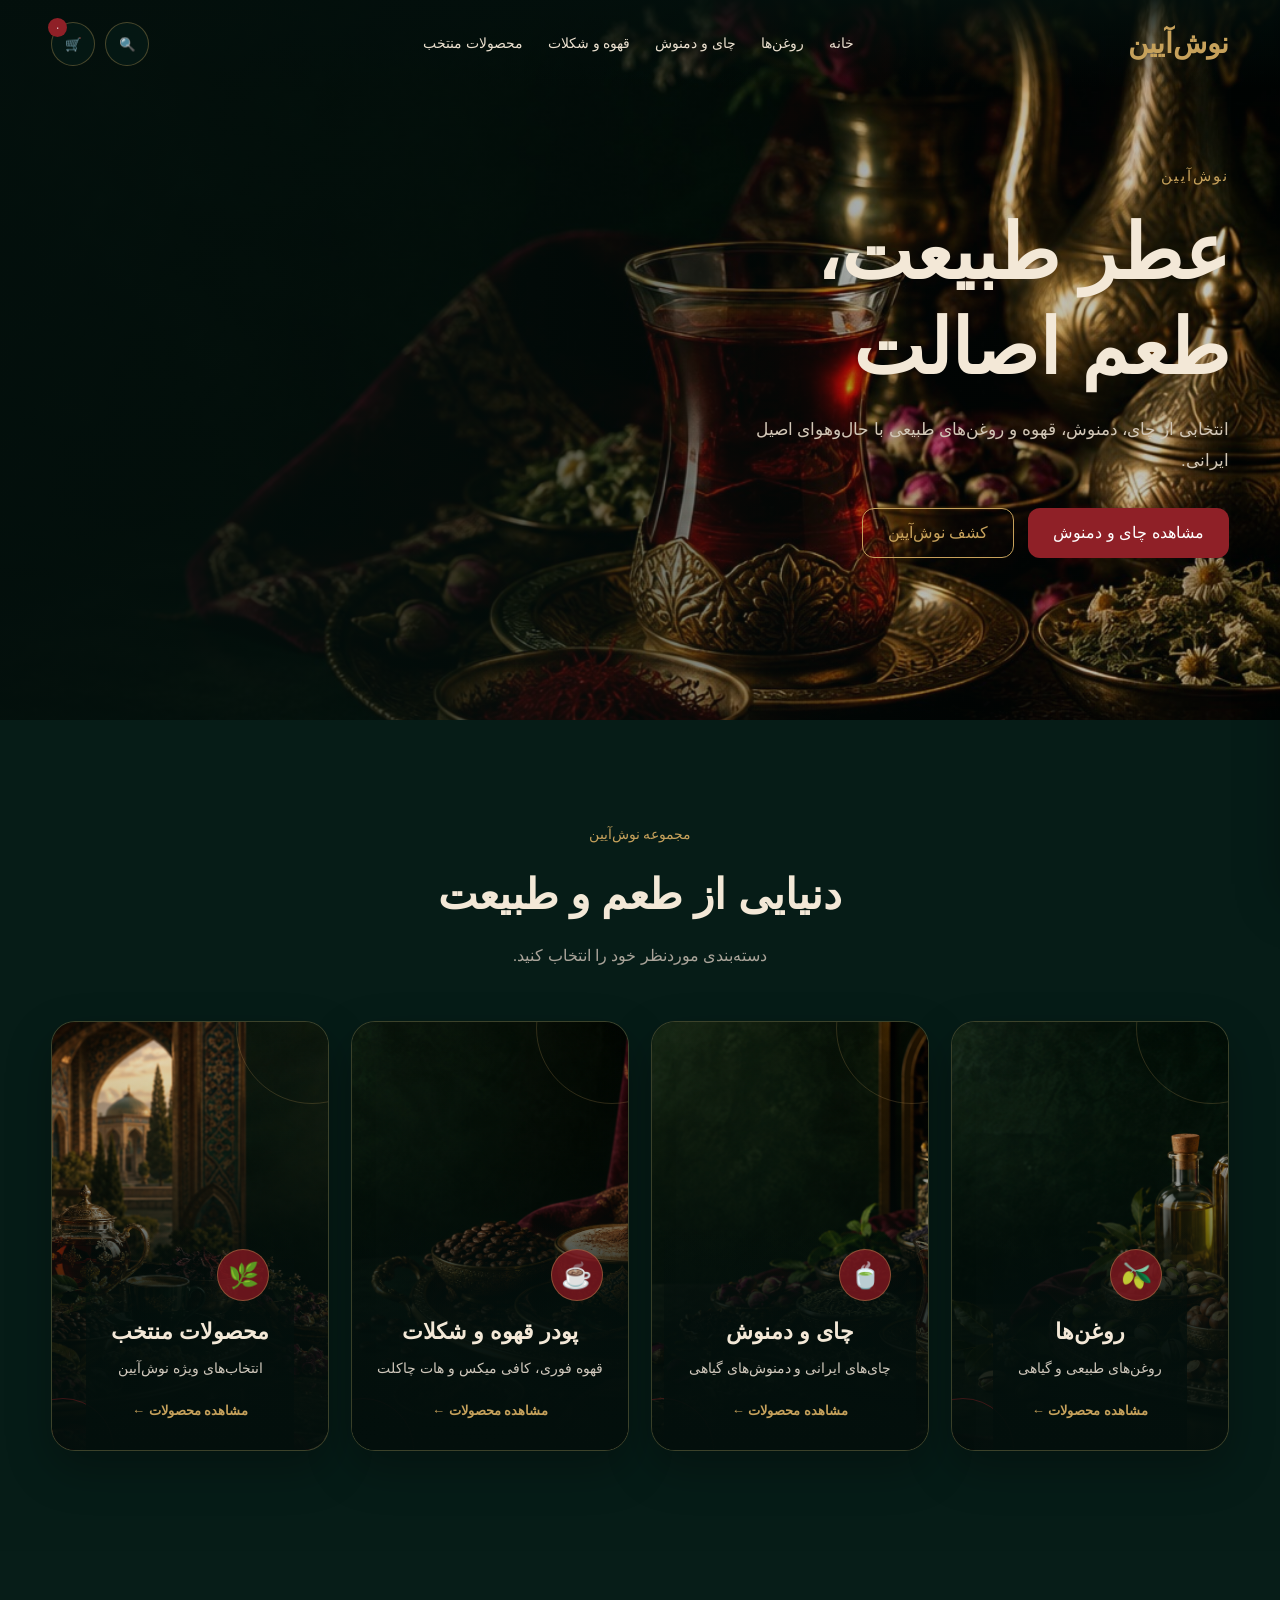
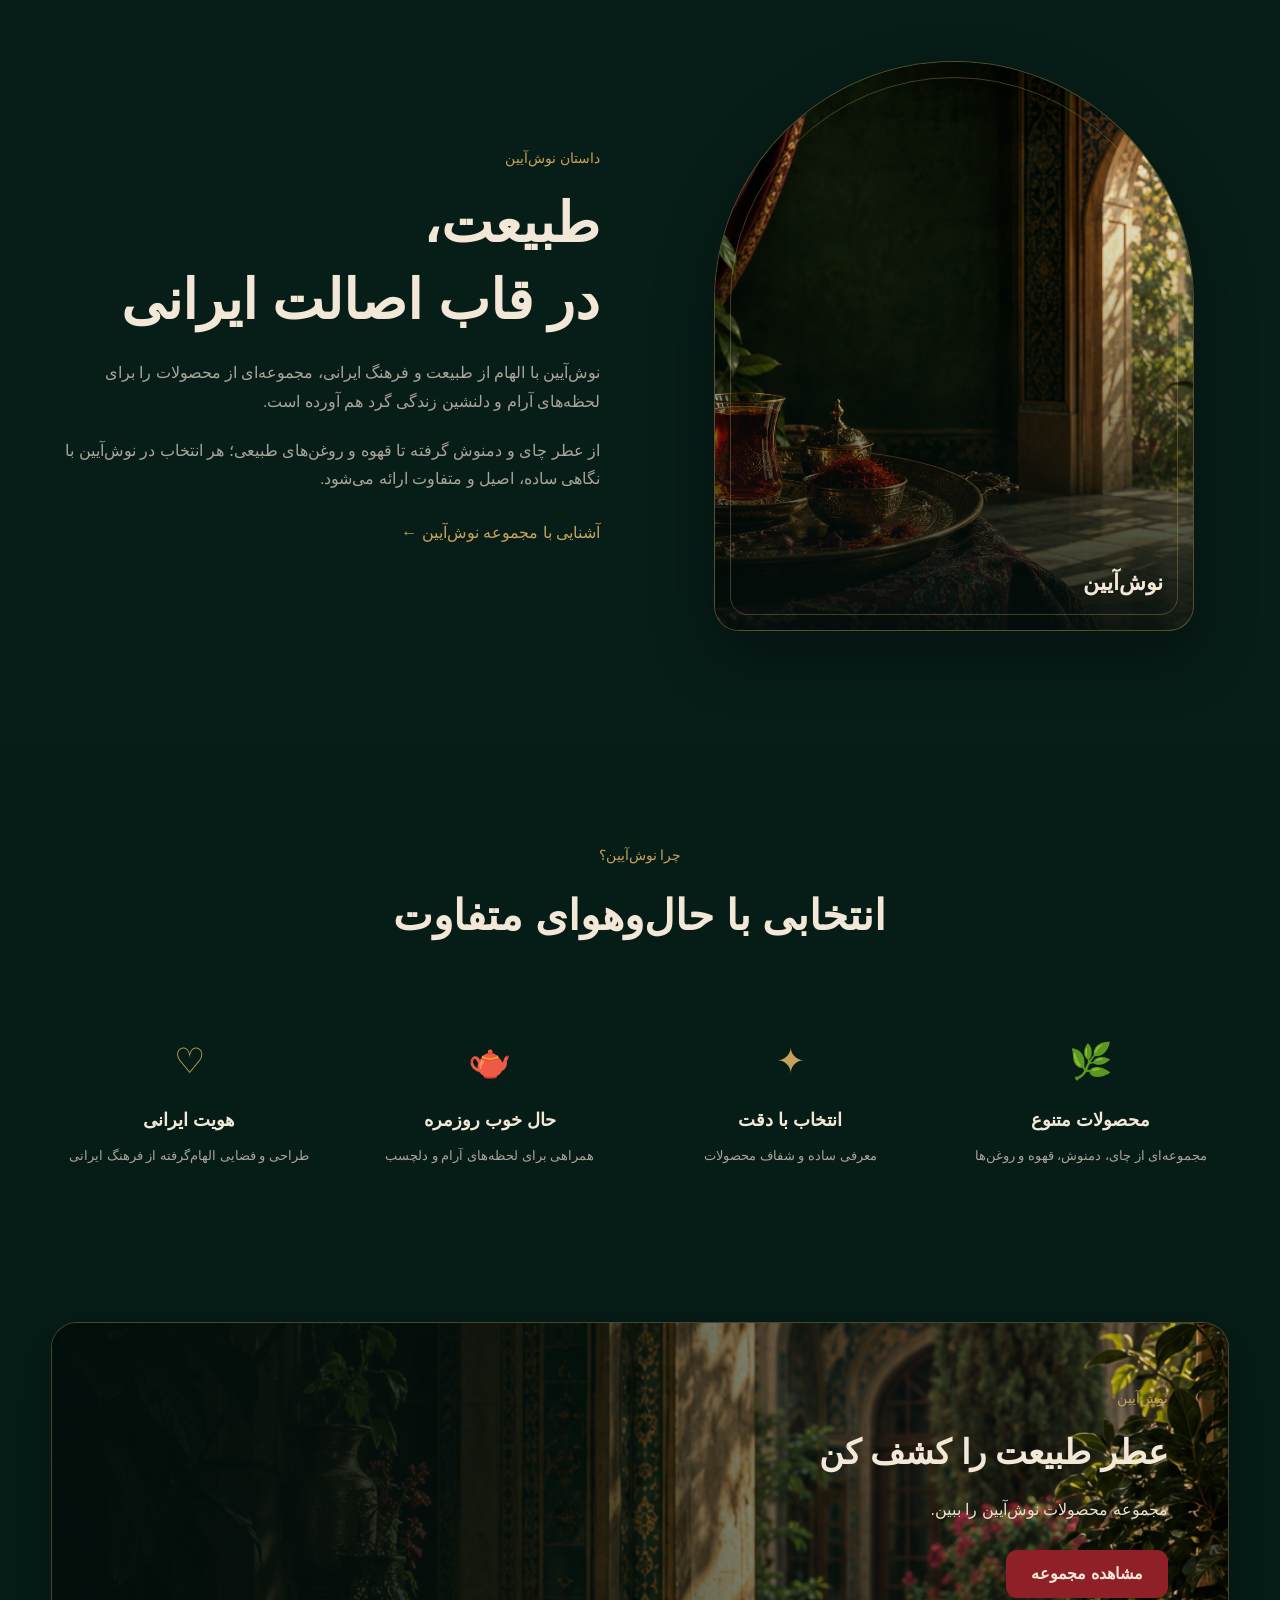
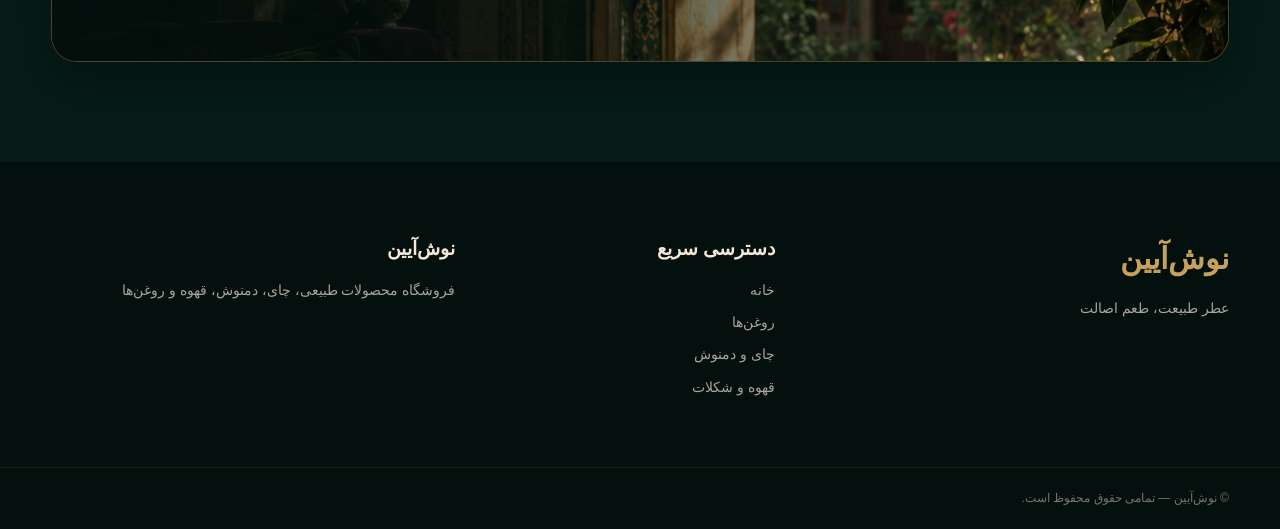
<file: index.html>
<!DOCTYPE html>
<html lang="fa" dir="rtl">

<head>
  <meta charset="UTF-8">

  <meta
    name="viewport"
    content="width=device-width, initial-scale=1.0"
  >

  <title>نوش‌آیین | عطر طبیعت، طعم اصالت</title>

  <meta
    name="description"
    content="نوش‌آیین؛ فروشگاه محصولات طبیعی، چای، دمنوش، قهوه و روغن‌های گیاهی."
  >

  <link rel="stylesheet" href="style.css">
</head>

<body>

  <!-- ================= HEADER ================= -->

  <header class="site-header">

    <div class="container header-inner">

      <a href="index.html" class="logo">
        نوش‌آیین
      </a>

      <nav class="main-nav">

        <a href="index.html">
          خانه
        </a>

        <a href="category.html?category=oils">
          روغن‌ها
        </a>

        <a href="category.html?category=tea">
          چای و دمنوش
        </a>

        <a href="category.html?category=coffee">
          قهوه و شکلات
        </a>

        <a href="category.html?category=featured">
          محصولات منتخب
        </a>

      </nav>

      <div class="header-actions">

        <button
          class="search-button"
          id="searchToggle"
          aria-label="جستجو"
        >
          🔍
        </button>

        <button
          class="cart-button"
          id="cartButton"
          aria-label="سبد خرید"
        >
          🛒
          <span id="cartCount">0</span>
        </button>

      </div>

    </div>

  </header>


  <!-- ================= SEARCH ================= -->

  <div class="search-area" id="searchArea">

    <div class="container">

      <input
        type="text"
        id="searchInput"
        placeholder="جستجوی محصول..."
      >

    </div>

  </div>


  <!-- ================= HERO ================= -->

  <main>

    <section class="hero">

      <img
        src="hero.jpg"
        alt="نوش‌آیین؛ عطر طبیعت و طعم اصالت"
        class="hero-image"
      >

      <div class="hero-overlay"></div>

      <div class="container hero-content">

        <div class="hero-text">

          <span class="hero-small">
            نوش‌آیین
          </span>

          <h1>
            عطر طبیعت،
            <br>
            طعم اصالت
          </h1>

          <p>
            انتخابی از چای، دمنوش، قهوه و روغن‌های طبیعی
            با حال‌وهوای اصیل ایرانی.
          </p>

          <div class="hero-buttons">

            <a
              href="category.html?category=tea"
              class="primary-button"
            >
              مشاهده چای و دمنوش
            </a>

            <a
              href="#categories"
              class="secondary-button"
            >
              کشف نوش‌آیین
            </a>

          </div>

        </div>

      </div>

    </section>


    <!-- ================= CATEGORIES ================= -->

    <section
      class="categories-section"
      id="categories"
    >

      <div class="container">

        <div class="section-heading">

          <span>
            مجموعه نوش‌آیین
          </span>

          <h2>
            دنیایی از طعم و طبیعت
          </h2>

          <p>
            دسته‌بندی موردنظر خود را انتخاب کنید.
          </p>

        </div>


        <div class="category-grid">


          <!-- OILS -->

          <a
            href="category.html?category=oils"
            class="category-card"
          >

            <div class="category-image">
              <img
                src="category-oils.jpg"
                alt="روغن‌های طبیعی نوش‌آیین"
              >
            </div>

            <div class="category-card-content">

              <div class="category-icon">
                🫒
              </div>

              <h3>
                روغن‌ها
              </h3>

              <p>
                روغن‌های طبیعی و گیاهی
              </p>

              <span>
                مشاهده محصولات ←
              </span>

            </div>

          </a>


          <!-- TEA -->

          <a
            href="category.html?category=tea"
            class="category-card"
          >

            <div class="category-image">
              <img
                src="category-tea.jpg"
                alt="چای و دمنوش نوش‌آیین"
              >
            </div>

            <div class="category-card-content">

              <div class="category-icon">
                🍵
              </div>

              <h3>
                چای و دمنوش
              </h3>

              <p>
                چای‌های ایرانی و دمنوش‌های گیاهی
              </p>

              <span>
                مشاهده محصولات ←
              </span>

            </div>

          </a>


          <!-- COFFEE -->

          <a
            href="category.html?category=coffee"
            class="category-card"
          >

            <div class="category-image">
              <img
                src="category-coffee.jpg"
                alt="قهوه و شکلات نوش‌آیین"
              >
            </div>

            <div class="category-card-content">

              <div class="category-icon">
                ☕
              </div>

              <h3>
                پودر قهوه و شکلات
              </h3>

              <p>
                قهوه فوری، کافی میکس و هات چاکلت
              </p>

              <span>
                مشاهده محصولات ←
              </span>

            </div>

          </a>


          <!-- FEATURED -->

          <a
            href="category.html?category=featured"
            class="category-card featured-category"
          >

            <div class="category-image">
              <img
                src="category-featured.jpg"
                alt="محصولات منتخب نوش‌آیین"
              >
            </div>

            <div class="category-card-content">

              <div class="category-icon">
                🌿
              </div>

              <h3>
                محصولات منتخب
              </h3>

              <p>
                انتخاب‌های ویژه نوش‌آیین
              </p>

              <span>
                مشاهده محصولات ←
              </span>

            </div>

          </a>

        </div>

      </div>

    </section>


    <!-- ================= STORY ================= -->

    <section class="story-section">

      <div class="container story-grid">


        <div class="story-visual">

          <div class="story-arch">

            <img
              src="brand-story.jpg"
              alt="فضای الهام‌گرفته از معماری ایرانی نوش‌آیین"
            >

            <div class="story-decoration">
              ❋
            </div>

            <span>
              نوش‌آیین
            </span>

          </div>

        </div>


        <div class="story-content">

          <span class="section-label">
            داستان نوش‌آیین
          </span>

          <h2>
            طبیعت،
            <br>
            در قاب اصالت ایرانی
          </h2>

          <p>
            نوش‌آیین با الهام از طبیعت و فرهنگ ایرانی،
            مجموعه‌ای از محصولات را برای لحظه‌های آرام
            و دلنشین زندگی گرد هم آورده است.
          </p>

          <p>
            از عطر چای و دمنوش گرفته تا قهوه و روغن‌های
            طبیعی؛ هر انتخاب در نوش‌آیین با نگاهی ساده،
            اصیل و متفاوت ارائه می‌شود.
          </p>

          <a
            href="#categories"
            class="text-link"
          >
            آشنایی با مجموعه نوش‌آیین ←
          </a>

        </div>

      </div>

    </section>


    <!-- ================= BENEFITS ================= -->

    <section class="benefits-section">

      <div class="container">

        <div class="section-heading">

          <span>
            چرا نوش‌آیین؟
          </span>

          <h2>
            انتخابی با حال‌وهوای متفاوت
          </h2>

        </div>


        <div class="benefits-grid">


          <div class="benefit">

            <div class="benefit-icon">
              🌿
            </div>

            <h3>
              محصولات متنوع
            </h3>

            <p>
              مجموعه‌ای از چای، دمنوش، قهوه و روغن‌ها
            </p>

          </div>


          <div class="benefit">

            <div class="benefit-icon">
              ✦
            </div>

            <h3>
              انتخاب با دقت
            </h3>

            <p>
              معرفی ساده و شفاف محصولات
            </p>

          </div>


          <div class="benefit">

            <div class="benefit-icon">
              🫖
            </div>

            <h3>
              حال خوب روزمره
            </h3>

            <p>
              همراهی برای لحظه‌های آرام و دلچسب
            </p>

          </div>


          <div class="benefit">

            <div class="benefit-icon">
              ♡
            </div>

            <h3>
              هویت ایرانی
            </h3>

            <p>
              طراحی و فضایی الهام‌گرفته از فرهنگ ایرانی
            </p>

          </div>

        </div>

      </div>

    </section>


    <!-- ================= PROMO ================= -->

    <section class="promo-section">

      <div class="container">

        <div class="promo-box">

          <img
            src="promo-banner.jpg"
            alt="محصولات طبیعی نوش‌آیین"
            class="promo-image"
          >

          <div class="promo-content">

            <span>
              نوش‌آیین
            </span>

            <h2>
              عطر طبیعت را کشف کن
            </h2>

            <p>
              مجموعه محصولات نوش‌آیین را ببین.
            </p>

            <a
              href="#categories"
              class="promo-button"
            >
              مشاهده مجموعه
            </a>

          </div>

        </div>

      </div>

    </section>

  </main>


  <!-- ================= FOOTER ================= -->

  <footer class="site-footer">

    <div class="container footer-grid">

      <div>

        <div class="footer-logo">
          نوش‌آیین
        </div>

        <p>
          عطر طبیعت، طعم اصالت
        </p>

      </div>


      <div>

        <h3>
          دسترسی سریع
        </h3>

        <a href="index.html">
          خانه
        </a>

        <a href="category.html?category=oils">
          روغن‌ها
        </a>

        <a href="category.html?category=tea">
          چای و دمنوش
        </a>

        <a href="category.html?category=coffee">
          قهوه و شکلات
        </a>

      </div>


      <div>

        <h3>
          نوش‌آیین
        </h3>

        <p>
          فروشگاه محصولات طبیعی،
          چای، دمنوش، قهوه و روغن‌ها
        </p>

      </div>

    </div>


    <div class="footer-bottom">

      <div class="container">

        © نوش‌آیین — تمامی حقوق محفوظ است.

      </div>

    </div>

  </footer>


  <!-- ================= CART ================= -->

  <div
    class="cart-overlay"
    id="cartOverlay"
  ></div>


  <aside
    class="cart-panel"
    id="cartPanel"
  >

    <div class="cart-header">

      <h2>
        سبد خرید
      </h2>

      <button
        id="closeCart"
        aria-label="بستن"
      >
        ×
      </button>

    </div>


    <div
      class="cart-items"
      id="cartItems"
    >
    </div>


    <div class="cart-footer">

      <div class="cart-total">

        <span>
          مجموع
        </span>

        <strong id="cartTotal">
          ۰ تومان
        </strong>

      </div>

      <button class="checkout-button">
        ادامه سفارش
      </button>

    </div>

  </aside>


  <script src="script.js"></script>

</body>

            </html>
</file>
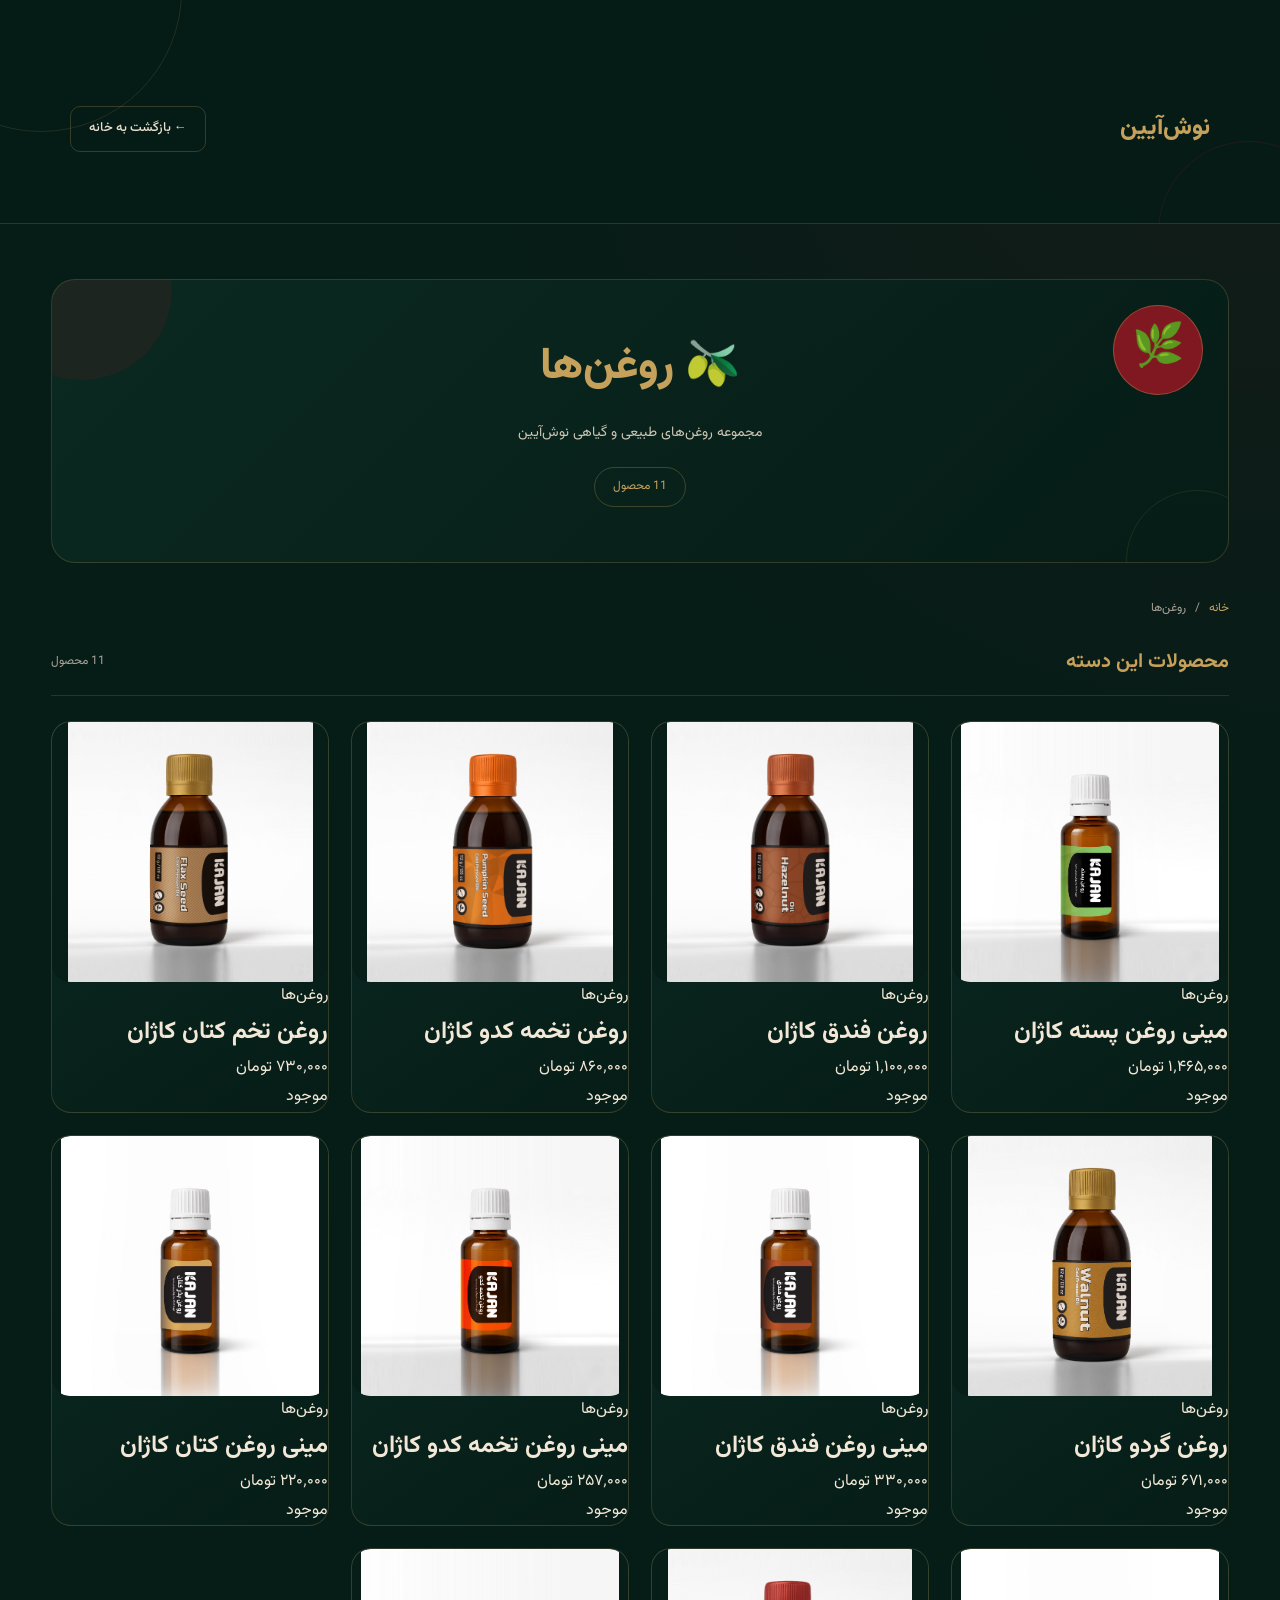
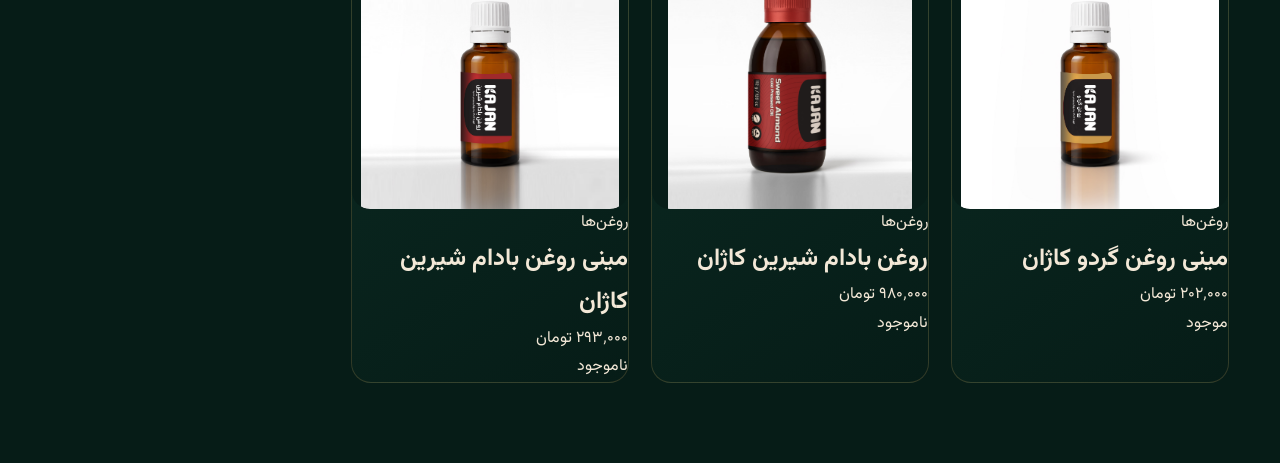
<file: category.html>
<!DOCTYPE html>
<html lang="fa" dir="rtl">

<head>
  <meta charset="UTF-8">

  <meta
    name="viewport"
    content="width=device-width, initial-scale=1.0"
  >

  <title>محصولات | نوش‌آیین</title>

  <meta
    name="description"
    content="محصولات نوش‌آیین؛ چای، دمنوش، روغن، قهوه و محصولات منتخب"
  >

  <link
    rel="preconnect"
    href="https://fonts.googleapis.com"
  >

  <link
    rel="preconnect"
    href="https://fonts.gstatic.com"
    crossorigin
  >

  <link
    href="https://fonts.googleapis.com/css2?family=Vazirmatn:wght@300;400;500;600;700;800&display=swap"
    rel="stylesheet"
  >

  <link rel="stylesheet" href="style.css">

  <style>

    /* =================================================
       NOOSH-AYIN
       CATEGORY PAGE
    ================================================= */

    * {
      box-sizing: border-box;
    }

    body {
      margin: 0;
      background:
        radial-gradient(
          circle at top right,
          rgba(127, 24, 32, 0.12),
          transparent 35%
        ),
        #061C17;

      color: #F3E8D7;
      font-family: "Vazirmatn", sans-serif;
    }


    /* ================= HEADER ================= */

    .category-header {
      position: sticky;
      top: 0;
      z-index: 1000;

      width: 100%;

      background: rgba(6, 28, 23, 0.94);

      border-bottom:
        1px solid rgba(198, 161, 91, 0.20);

      backdrop-filter: blur(14px);
    }

    .header-inner {
      width: min(1180px, 92%);
      margin: auto;

      min-height: 78px;

      display: flex;
      align-items: center;
      justify-content: space-between;

      gap: 20px;
    }

    .brand {
      color: #C6A15B;

      text-decoration: none;

      font-size: 24px;
      font-weight: 800;

      white-space: nowrap;
    }

    .header-home {
      color: #EADFCE;

      text-decoration: none;

      font-size: 13px;
      font-weight: 500;

      padding: 10px 18px;

      border: 1px solid
        rgba(198, 161, 91, 0.25);

      border-radius: 10px;

      transition: 0.25s;
    }

    .header-home:hover {
      background: #7F1820;
      color: #fff;
      border-color: #7F1820;
    }


    /* ================= CATEGORY HERO ================= */

    .category-hero {
      width: min(1180px, 92%);

      margin: 55px auto 35px;

      padding: 55px 35px;

      text-align: center;

      background:
        linear-gradient(
          135deg,
          rgba(11, 42, 34, 0.96),
          rgba(6, 28, 23, 0.96)
        );

      border:
        1px solid rgba(198, 161, 91, 0.22);

      border-radius: 24px;

      position: relative;

      overflow: hidden;
    }

    .category-hero::before {
      content: "";

      position: absolute;

      width: 180px;
      height: 180px;

      border-radius: 50%;

      background:
        rgba(127, 24, 32, 0.16);

      top: -80px;
      left: -60px;
    }

    .category-hero::after {
      content: "";

      position: absolute;

      width: 140px;
      height: 140px;

      border-radius: 50%;

      border:
        1px solid rgba(198, 161, 91, 0.12);

      bottom: -70px;
      right: -40px;
    }

    .category-icon {
      font-size: 42px;
      margin-bottom: 12px;
    }

    #categoryTitle {
      margin: 0;

      color: #C6A15B;

      font-size: clamp(28px, 5vw, 44px);

      font-weight: 800;

      line-height: 1.5;
    }

    #categoryDescription {
      max-width: 720px;

      margin: 18px auto 0;

      color: #CFC5B5;

      font-size: 14px;

      line-height: 2;
    }

    .category-count {
      display: inline-block;

      margin-top: 20px;

      padding: 8px 18px;

      color: #C6A15B;

      border:
        1px solid rgba(198, 161, 91, 0.28);

      border-radius: 30px;

      font-size: 12px;
    }


    /* ================= BREADCRUMB ================= */

    .breadcrumb {
      width: min(1180px, 92%);

      margin: 0 auto 25px;

      color: #AAA49A;

      font-size: 12px;
    }

    .breadcrumb a {
      color: #C6A15B;

      text-decoration: none;
    }


    /* ================= PRODUCTS ================= */

    .products-section {
      width: min(1180px, 92%);

      margin: 0 auto 80px;
    }

    .products-heading {
      display: flex;

      align-items: center;
      justify-content: space-between;

      gap: 15px;

      margin-bottom: 25px;

      padding-bottom: 15px;

      border-bottom:
        1px solid rgba(198, 161, 91, 0.18);
    }

    .products-heading h2 {
      margin: 0;

      color: #C6A15B;

      font-size: 20px;
    }

    #productsCount {
      color: #AAA49A;

      font-size: 12px;
    }


    /* =================================================
       ONE PRODUCT PER ROW
    ================================================= */

    .products-grid {

      display: flex;

      flex-direction: column;

      gap: 24px;
    }


    /* ================= PRODUCT ROW ================= */

    .product-card {

      width: 100%;

      display: grid;

      grid-template-columns:
        300px
        minmax(0, 1fr);

      min-height: 300px;

      background:
        linear-gradient(
          135deg,
          #0B2A22,
          #071F19
        );

      border:
        1px solid rgba(198, 161, 91, 0.20);

      border-radius: 20px;

      overflow: hidden;

      transition:
        transform 0.25s ease,
        border-color 0.25s ease,
        box-shadow 0.25s ease;
    }

    .product-card:hover {

      transform: translateY(-3px);

      border-color:
        rgba(198, 161, 91, 0.48);

      box-shadow:
        0 18px 45px rgba(0, 0, 0, 0.25);
    }


    /* ================= PRODUCT IMAGE ================= */

    .product-image {

      min-height: 300px;

      display: flex;

      align-items: center;

      justify-content: center;

      background:
        radial-gradient(
          circle,
          rgba(198, 161, 91, 0.08),
          transparent 65%
        );

      border-left:
        1px solid rgba(198, 161, 91, 0.12);

      cursor: pointer;
    }

    .product-image img {

      width: 100%;
      height: 100%;

      min-height: 300px;

      object-fit: contain;

      padding: 25px;

      display: block;

      transition:
        transform 0.35s ease;
    }

    .product-card:hover
    .product-image img {

      transform: scale(1.035);
    }


    /* ================= PRODUCT INFORMATION ================= */

    .product-info {

      padding: 28px 32px;

      display: flex;

      flex-direction: column;

      justify-content: center;
    }


    .product-category {

      color: #C6A15B;

      font-size: 11px;

      font-weight: 500;

      margin-bottom: 8px;
    }


    .product-name {

      margin: 0 0 18px;

      color: #F3E8D7;

      font-size: 23px;

      font-weight: 700;

      line-height: 1.7;
    }


    /* ================= DETAILS ================= */

    .product-details {

      display: grid;

      grid-template-columns:
        repeat(3, 1fr);

      gap: 10px;

      margin-bottom: 18px;
    }

    .product-detail {

      padding: 12px;

      background:
        rgba(6, 28, 23, 0.65);

      border:
        1px solid rgba(198, 161, 91, 0.12);

      border-radius: 10px;
    }

    .product-detail span {

      display: block;

      color: #8F887D;

      font-size: 10px;

      margin-bottom: 5px;
    }

    .product-detail strong {

      color: #C6A15B;

      font-size: 12px;

      font-weight: 600;
    }


    /* ================= DESCRIPTION ================= */

    .product-description {

      padding:

        15px 0;

      margin-bottom: 15px;

      border-top:
        1px solid rgba(198, 161, 91, 0.12);

      border-bottom:
        1px solid rgba(198, 161, 91, 0.12);

      color: #CFC5B5;

      font-size: 12px;

      line-height: 2;
    }


    /* ================= BOTTOM ================= */

    .product-bottom {

      display: flex;

      align-items: center;

      justify-content: space-between;

      gap: 20px;
    }


    .product-price {

      color: #C6A15B;

      font-size: 21px;

      font-weight: 800;

      white-space: nowrap;
    }


    .product-link {

      display: inline-flex;

      align-items: center;

      justify-content: center;

      min-width: 170px;

      height: 45px;

      padding: 0 20px;

      background: #7F1820;

      color: #F3E8D7;

      border-radius: 10px;

      text-decoration: none;

      font-size: 12px;

      font-weight: 600;

      transition: 0.25s;
    }

    .product-link:hover {

      background: #A3242C;

      transform: translateY(-2px);
    }


    /* ================= EMPTY ================= */

    .products-empty {

      padding: 70px 20px;

      text-align: center;

      color: #AAA49A;

      border:
        1px dashed rgba(198, 161, 91, 0.25);

      border-radius: 20px;
    }


    /* ================= MOBILE ================= */

    @media (max-width: 800px) {

      .header-inner {
        min-height: 68px;
      }

      .brand {
        font-size: 20px;
      }

      .header-home {
        font-size: 11px;
        padding: 8px 13px;
      }

      .category-hero {
        margin-top: 30px;

        padding: 40px 20px;
      }

      .category-icon {
        font-size: 34px;
      }

      #categoryDescription {
        font-size: 12px;
      }

      .product-card {

        grid-template-columns: 1fr;

        min-height: 0;
      }

      .product-image {

        min-height: 300px;

        border-left: none;

        border-bottom:
          1px solid rgba(198, 161, 91, 0.12);
      }

      .product-image img {

        min-height: 300px;

        max-height: 360px;

        padding: 25px;
      }

      .product-info {

        padding: 22px;
      }

      .product-name {

        font-size: 19px;
      }

      .product-details {

        grid-template-columns:
          repeat(2, 1fr);
      }

      .product-bottom {

        flex-direction: column;

        align-items: stretch;
      }

      .product-price {

        text-align: center;
      }

      .product-link {

        width: 100%;
      }
    }


    @media (max-width: 430px) {

      .products-section,
      .category-hero,
      .breadcrumb {

        width: 94%;
      }

      .product-image {

        min-height: 260px;
      }

      .product-image img {

        min-height: 260px;

        padding: 18px;
      }

      .product-info {

        padding: 18px;
      }

      .product-details {

        grid-template-columns: 1fr 1fr;
      }

      .product-name {

        font-size: 17px;
      }

      .product-price {

        font-size: 18px;
      }
    }

  </style>

</head>


<body>


  <!-- ================= HEADER ================= -->

  <header class="category-header">

    <div class="header-inner">

      <a
        href="index.html"
        class="brand"
      >
        نوش‌آیین
      </a>

      <a
        href="index.html"
        class="header-home"
      >
        ← بازگشت به خانه
      </a>

    </div>

  </header>


  <!-- ================= CATEGORY HERO ================= -->

  <section class="category-hero">

    <div class="category-icon">
      🌿
    </div>

    <h1 id="categoryTitle">
      محصولات نوش‌آیین
    </h1>

    <p id="categoryDescription">
      مجموعه‌ای از محصولات منتخب نوش‌آیین
    </p>

    <div class="category-count">

      <span id="categoryCount">
        محصولات

      </span>

    </div>

  </section>


  <!-- ================= BREADCRUMB ================= -->

  <div class="breadcrumb">

    <a href="index.html">
      خانه
    </a>

    <span>
      &nbsp; / &nbsp;
    </span>

    <span id="breadcrumbCategory">
      محصولات
    </span>

  </div>


  <!-- ================= PRODUCTS ================= -->

  <main class="products-section">

    <div class="products-heading">

      <h2>
        محصولات این دسته
      </h2>

      <span id="productsCount">
        در حال بارگذاری...
      </span>

    </div>


    <div
      id="productsGrid"
      class="products-grid"
    >

      <!-- محصولات توسط category.js ساخته می‌شوند -->

    </div>

  </main>


  <!-- ================= SCRIPTS ================= -->

  <script src="script.js"></script>

  <script src="category.js"></script>


</body>

</html>
</file>
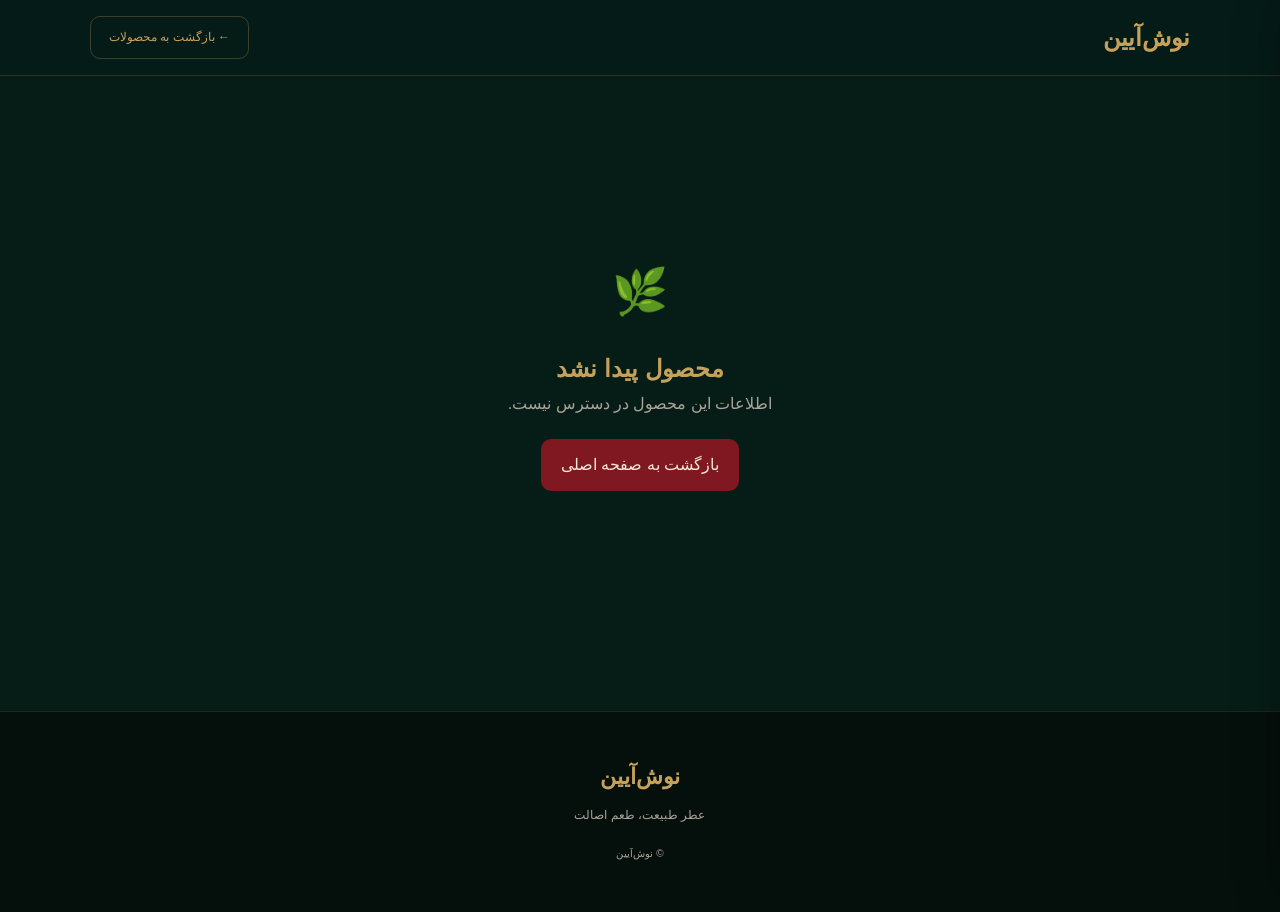
<file: product.html>
<!DOCTYPE html>
<html lang="fa" dir="rtl">

<head>

  <meta charset="UTF-8">

  <meta
    name="viewport"
    content="width=device-width, initial-scale=1.0"
  >

  <title>محصول | نوش‌آیین</title>

  <meta
    name="description"
    content="مشاهده اطلاعات و جزئیات محصول در فروشگاه نوش‌آیین"
  >

  <!-- فونت -->
  <link
    rel="preconnect"
    href="https://fonts.googleapis.com"
  >

  <link
    rel="preconnect"
    href="https://fonts.gstatic.com"
    crossorigin
  >

  <link
    href="https://fonts.googleapis.com/css2?family=Vazirmatn:wght@300;400;500;600;700;800&display=swap"
    rel="stylesheet"
  >

  <!-- استایل اصلی -->
  <link
    rel="stylesheet"
    href="style.css"
  >

</head>


<body>


  <!-- =========================================
       HEADER
  ========================================== -->

  <header class="product-header">

    <div class="product-header-inner">

      <a
        href="index.html"
        class="product-brand"
      >
        نوش‌آیین
      </a>


      <a
        href="category.html?category=oils"
        class="product-back"
        id="backToCategory"
      >
        ← بازگشت به محصولات
      </a>

    </div>

  </header>



  <!-- =========================================
       PRODUCT PAGE
  ========================================== -->

  <main class="product-page">


    <!-- =======================================
         PRODUCT CONTENT
    ======================================== -->

    <section
      id="productContent"
      class="product-content"
    >

      <!--
        اطلاعات محصول توسط product.js
        اینجا قرار می‌گیرد.
      -->

      <div class="product-loading">

        <div class="loading-icon">
          🌿
        </div>

        <p>
          در حال بارگذاری محصول...
        </p>

      </div>

    </section>


  </main>



  <!-- =========================================
       FOOTER
  ========================================== -->

  <footer class="product-footer">

    <div class="product-footer-inner">

      <div class="footer-brand">
        نوش‌آیین
      </div>

      <p>
        عطر طبیعت، طعم اصالت
      </p>

      <span>
        © نوش‌آیین
      </span>

    </div>

  </footer>



  <!-- =========================================
       CART
  ========================================== -->

  <div
    id="cartOverlay"
    class="cart-overlay"
  ></div>


  <aside
    id="cartPanel"
    class="cart-panel"
  >

    <div class="cart-header">

      <h2>
        سبد خرید
      </h2>

      <button
        id="closeCart"
        class="close-cart"
        aria-label="بستن سبد خرید"
      >
        ×
      </button>

    </div>


    <div
      id="cartItems"
      class="cart-items"
    >

      <!-- سبد خرید توسط script.js ساخته می‌شود -->

    </div>


    <div class="cart-footer">

      <div class="cart-total-row">

        <span>
          مجموع
        </span>

        <strong id="cartTotal">
          ۰ تومان
        </strong>

      </div>


      <button
        id="checkout-btn"
        class="checkout-btn"
      >
        ادامه ثبت سفارش
      </button>

    </div>

  </aside>



  <!-- =========================================
       SCRIPTS
  ========================================== -->

  <script src="script.js"></script>

  <script src="category.js"></script>

  <script src="product.js"></script>


</body>

</html>
</file>
<file: style.css>
/* =====================================================
   NOOSH-AYIN
   MAIN STYLE
===================================================== */

* {
  margin: 0;
  padding: 0;
  box-sizing: border-box;
}

html {
  scroll-behavior: smooth;
}

body {
  direction: rtl;
  font-family: Tahoma, Arial, sans-serif;
  background: #061C17;
  color: #EADFCE;
  line-height: 1.8;
}

a {
  color: inherit;
  text-decoration: none;
}

button,
input {
  font-family: inherit;
}

.container {
  width: min(1180px, 92%);
  margin: auto;
}


/* ================= HEADER ================= */

.site-header {
  position: absolute;
  top: 0;
  right: 0;
  left: 0;
  z-index: 20;
  background: linear-gradient(
    to bottom,
    rgba(3, 15, 12, 0.9),
    rgba(3, 15, 12, 0)
  );
}

.header-inner {
  min-height: 88px;
  display: flex;
  align-items: center;
  justify-content: space-between;
  gap: 30px;
}

.logo {
  color: #C6A15B;
  font-size: 28px;
  font-weight: 700;
  white-space: nowrap;
}

.main-nav {
  display: flex;
  align-items: center;
  gap: 25px;
}

.main-nav a {
  color: #EADFCE;
  font-size: 14px;
  transition: 0.3s;
}

.main-nav a:hover {
  color: #C6A15B;
}

.header-actions {
  display: flex;
  align-items: center;
  gap: 10px;
}

.search-button,
.cart-button {
  border: 1px solid rgba(198, 161, 91, 0.35);
  background: rgba(6, 28, 23, 0.7);
  color: #EADFCE;
  width: 44px;
  height: 44px;
  border-radius: 50%;
  cursor: pointer;
}

.cart-button {
  position: relative;
}

#cartCount {
  position: absolute;
  top: -5px;
  left: -4px;
  min-width: 19px;
  height: 19px;
  padding: 0 4px;
  border-radius: 50%;
  background: #8F2027;
  color: #fff;
  font-size: 10px;
  display: flex;
  align-items: center;
  justify-content: center;
}


/* ================= SEARCH ================= */

.search-area {
  display: none;
  position: fixed;
  top: 88px;
  right: 0;
  left: 0;
  z-index: 30;
  padding: 15px 0;
  background: #071D18;
  border-bottom: 1px solid rgba(198, 161, 91, 0.2);
}

.search-area.active {
  display: block;
}

.search-area input {
  width: 100%;
  padding: 15px 20px;
  border-radius: 14px;
  border: 1px solid rgba(198, 161, 91, 0.35);
  background: #061C17;
  color: #EADFCE;
  outline: none;
}


/* ================= HERO ================= */

.hero {
  position: relative;
  min-height: 720px;
  overflow: hidden;
  display: flex;
  align-items: center;
  background: #061C17;
}

.hero-image {
  position: absolute;
  inset: 0;
  width: 100%;
  height: 100%;
  object-fit: cover;
  object-position: center;
}

.hero-overlay {
  position: absolute;
  inset: 0;
  background:
    linear-gradient(
      90deg,
      rgba(3, 15, 12, 0.94) 0%,
      rgba(3, 15, 12, 0.75) 35%,
      rgba(3, 15, 12, 0.25) 75%,
      rgba(3, 15, 12, 0.25) 100%
    );
}

.hero-content {
  position: relative;
  z-index: 2;
  display: flex;
  align-items: center;
  min-height: 720px;
}

.hero-text {
  max-width: 560px;
}

.hero-small {
  color: #C6A15B;
  font-size: 15px;
  letter-spacing: 2px;
}

.hero h1 {
  margin-top: 15px;
  font-size: clamp(44px, 6vw, 76px);
  line-height: 1.25;
  color: #F3E8D7;
}

.hero p {
  max-width: 480px;
  margin-top: 20px;
  color: #D2C7B7;
  font-size: 17px;
}

.hero-buttons {
  display: flex;
  flex-wrap: wrap;
  gap: 14px;
  margin-top: 32px;
}

.primary-button,
.secondary-button,
.promo-button {
  display: inline-flex;
  align-items: center;
  justify-content: center;
  min-height: 50px;
  padding: 0 25px;
  border-radius: 12px;
  transition: 0.3s;
}

.primary-button {
  background: #8F2027;
  color: #fff;
}

.primary-button:hover {
  background: #A3242C;
  transform: translateY(-2px);
}

.secondary-button {
  border: 1px solid #C6A15B;
  color: #C6A15B;
}

.secondary-button:hover {
  background: #C6A15B;
  color: #061C17;
}


/* ================= SECTIONS ================= */

.categories-section,
.benefits-section {
  padding: 100px 0;
}

.section-heading {
  text-align: center;
  max-width: 650px;
  margin: 0 auto 50px;
}

.section-heading span,
.section-label {
  color: #C6A15B;
  font-size: 14px;
}

.section-heading h2 {
  margin-top: 8px;
  font-size: clamp(28px, 4vw, 42px);
  color: #F3E8D7;
}

.section-heading p {
  margin-top: 10px;
  color: #AAA49A;
}


/* ================= CATEGORIES ================= */

.categories {
  padding: 90px 6%;
  position: relative;
}

.categories-header {
  text-align: center;
  margin-bottom: 45px;
}

.categories-header .eyebrow {
  color: #C6A15B;
  font-size: 14px;
  letter-spacing: 2px;
  margin-bottom: 10px;
}

.categories-header h2 {
  color: #F3E8D7;
  font-size: clamp(28px, 4vw, 44px);
  margin: 0 0 12px;
}

.categories-header p {
  color: #AAA49A;
  font-size: 15px;
}

/* کارت‌ها */

.categories-grid {
  display: grid;
  grid-template-columns: repeat(4, 1fr);
  gap: 22px;
  max-width: 1250px;
  margin: 0 auto;
}

.category-card {
  position: relative;
  min-height: 270px;
  padding: 32px 25px;
  display: flex;
  flex-direction: column;
  justify-content: flex-end;
  text-decoration: none;
  overflow: hidden;

  background:
    linear-gradient(
      145deg,
      rgba(11, 42, 34, 0.98),
      rgba(6, 28, 23, 0.98)
    );

  border: 1px solid rgba(198, 161, 91, 0.25);
  border-radius: 22px;

  box-shadow:
    0 18px 45px rgba(0, 0, 0, 0.28);

  transition:
    transform 0.35s ease,
    border-color 0.35s ease,
    box-shadow 0.35s ease;
}

/* تزئین طلایی */

.category-card::before {
  content: "";
  position: absolute;
  width: 150px;
  height: 150px;
  border: 1px solid rgba(198, 161, 91, 0.18);
  border-radius: 50%;
  top: -65px;
  right: -55px;
}

.category-card::after {
  content: "";
  position: absolute;
  width: 90px;
  height: 90px;
  border: 1px solid rgba(143, 32, 39, 0.35);
  border-radius: 50%;
  bottom: -45px;
  left: -35px;
}

.category-card:hover {
  transform: translateY(-8px);
  border-color: rgba(198, 161, 91, 0.6);

  box-shadow:
    0 25px 55px rgba(0, 0, 0, 0.4),
    0 0 25px rgba(198, 161, 91, 0.08);
}

/* آیکون */

.category-icon {
  position: absolute;
  top: 25px;
  right: 25px;

  width: 58px;
  height: 58px;

  display: flex;
  align-items: center;
  justify-content: center;

  border-radius: 50%;

  background: rgba(127, 24, 32, 0.2);
  border: 1px solid rgba(198, 161, 91, 0.35);

  font-size: 27px;

  transition: transform 0.35s ease;
}

.category-card:hover .category-icon {
  transform: rotate(-8deg) scale(1.08);
}

/* عنوان */

.category-card h3 {
  position: relative;
  z-index: 2;

  margin: 0 0 10px;

  color: #F3E8D7;
  font-size: 22px;
  line-height: 1.5;
}

/* توضیح */

.category-card p {
  position: relative;
  z-index: 2;

  margin: 0 0 18px;

  color: #AAA49A;
  font-size: 14px;
  line-height: 1.9;
}

/* لینک */

.category-card .category-link {
  position: relative;
  z-index: 2;

  color: #C6A15B;
  font-size: 13px;
  font-weight: 600;

  transition: color 0.3s ease;
}

.category-card:hover .category-link {
  color: #F3E8D7;
}

/* موبایل */

@media (max-width: 900px) {

  .categories-grid {
    grid-template-columns: repeat(2, 1fr);
  }

}

@media (max-width: 600px) {

  .categories {
    padding: 65px 5%;
  }

  .categories-grid {
    grid-template-columns: 1fr;
    gap: 16px;
  }

  .category-card {
    min-height: 235px;
    padding: 28px 22px;
  }

  .category-card h3 {
    font-size: 20px;
  }

}

.category-grid {
  display: grid;
  grid-template-columns: repeat(4, 1fr);
  gap: 18px;
}

.category-card {
  min-height: 290px;
  padding: 35px 25px;
  border: 1px solid rgba(198, 161, 91, 0.2);
  border-radius: 22px;
  background:
    linear-gradient(
      145deg,
      #0B2A22,
      #071D18
    );
  display: flex;
  flex-direction: column;
  align-items: center;
  text-align: center;
  transition: 0.35s;
}

.category-card:hover {
  transform: translateY(-8px);
  border-color: rgba(198, 161, 91, 0.6);
}

.category-icon {
  width: 90px;
  height: 90px;
  border-radius: 50%;
  background: #7F1820;
  display: flex;
  align-items: center;
  justify-content: center;
  font-size: 38px;
  margin-bottom: 22px;
}

.category-card h3 {
  color: #F3E8D7;
  font-size: 21px;
}

.category-card p {
  margin-top: 8px;
  color: #AAA49A;
  font-size: 14px;
}

.category-card span {
  margin-top: auto;
  padding-top: 22px;
  color: #C6A15B;
  font-size: 13px;
}

.featured-category {
  border-color: rgba(143, 32, 39, 0.5);
}


/* ================= STORY ================= */

.story-section {
  padding: 110px 0;
  background: #071D18;
}

.story-grid {
  display: grid;
  grid-template-columns: 1fr 1fr;
  align-items: center;
  gap: 80px;
}

.story-visual {
  display: flex;
  justify-content: center;
}

.story-arch {
  width: min(390px, 80%);
  height: 500px;
  border-radius: 200px 200px 25px 25px;
  background:
    radial-gradient(
      circle at center,
      rgba(198, 161, 91, 0.12),
      transparent 50%
    ),
    #061C17;
  border: 1px solid rgba(198, 161, 91, 0.35);
  display: flex;
  flex-direction: column;
  justify-content: center;
  align-items: center;
  position: relative;
}

.story-arch::before {
  content: "";
  position: absolute;
  inset: 15px;
  border-radius: 190px 190px 18px 18px;
  border: 1px solid rgba(143, 32, 39, 0.45);
}

.story-arch span {
  position: relative;
  color: #C6A15B;
  font-size: 30px;
}

.story-decoration {
  position: relative;
  color: #8F2027;
  font-size: 45px;
  margin-bottom: 20px;
}

.story-content h2 {
  margin-top: 12px;
  font-size: clamp(34px, 5vw, 55px);
  line-height: 1.4;
  color: #F3E8D7;
}

.story-content p {
  margin-top: 20px;
  color: #AAA49A;
  max-width: 550px;
}

.text-link {
  display: inline-block;
  margin-top: 25px;
  color: #C6A15B;
}


/* ================= BENEFITS ================= */

.benefits-grid {
  display: grid;
  grid-template-columns: repeat(4, 1fr);
  gap: 25px;
}

.benefit {
  text-align: center;
  padding: 25px 15px;
}

.benefit-icon {
  font-size: 35px;
  color: #C6A15B;
  margin-bottom: 12px;
}

.benefit h3 {
  color: #F3E8D7;
  font-size: 18px;
}

.benefit p {
  margin-top: 8px;
  color: #AAA49A;
  font-size: 13px;
}


/* ================= PROMO ================= */

.promo-section {
  padding: 30px 0 100px;
}

.promo-box {
  padding: 55px;
  border-radius: 25px;
  background:
    linear-gradient(
      135deg,
      #7F1820,
      #57131A
    );
  display: flex;
  align-items: center;
  justify-content: space-between;
  gap: 30px;
}

.promo-box span {
  color: #C6A15B;
  font-size: 14px;
}

.promo-box h2 {
  margin-top: 8px;
  color: #fff;
  font-size: 32px;
}

.promo-box p {
  color: #EADFCE;
  margin-top: 5px;
}

.promo-button {
  background: #C6A15B;
  color: #061C17;
  white-space: nowrap;
  font-weight: bold;
}


/* ================= FOOTER ================= */

.site-footer {
  background: #03100D;
  padding-top: 70px;
}

.footer-grid {
  display: grid;
  grid-template-columns: 1.5fr 1fr 1.5fr;
  gap: 50px;
  padding-bottom: 60px;
}

.footer-logo {
  color: #C6A15B;
  font-size: 30px;
  font-weight: bold;
}

.footer-grid p {
  color: #AAA49A;
  margin-top: 10px;
  font-size: 14px;
}

.footer-grid h3 {
  color: #F3E8D7;
  margin-bottom: 12px;
}

.footer-grid a {
  display: block;
  color: #AAA49A;
  font-size: 14px;
  margin: 7px 0;
}

.footer-grid a:hover {
  color: #C6A15B;
}

.footer-bottom {
  border-top: 1px solid rgba(198, 161, 91, 0.12);
  padding: 20px 0;
  color: #77736D;
  font-size: 12px;
}


/* ================= CART ================= */

.cart-overlay {
  position: fixed;
  inset: 0;
  background: rgba(0, 0, 0, 0.65);
  z-index: 90;
  display: none;
}

.cart-overlay.active {
  display: block;
}

.cart-panel {
  position: fixed;
  top: 0;
  left: -430px;
  width: min(430px, 92%);
  height: 100vh;
  z-index: 100;
  background: #071D18;
  border-right: 1px solid rgba(198, 161, 91, 0.25);
  transition: 0.35s;
  display: flex;
  flex-direction: column;
}

.cart-panel.active {
  left: 0;
}

.cart-header {
  padding: 22px;
  display: flex;
  justify-content: space-between;
  align-items: center;
  border-bottom: 1px solid rgba(198, 161, 91, 0.15);
}

.cart-header h2 {
  color: #F3E8D7;
}

.cart-header button {
  border: 0;
  background: transparent;
  color: #C6A15B;
  font-size: 30px;
  cursor: pointer;
}

.cart-items {
  flex: 1;
  overflow-y: auto;
  padding: 20px;
}

.cart-footer {
  padding: 20px;
  border-top: 1px solid rgba(198, 161, 91, 0.15);
}

.cart-total {
  display: flex;
  justify-content: space-between;
  color: #EADFCE;
}

.cart-total strong {
  color: #C6A15B;
}

.checkout-button {
  width: 100%;
  margin-top: 15px;
  height: 48px;
  border: 0;
  border-radius: 12px;
  background: #8F2027;
  color: white;
  cursor: pointer;
}


/* ================= RESPONSIVE ================= */

@media (max-width: 900px) {

  .main-nav {
    display: none;
  }

  .category-grid {
    grid-template-columns: repeat(2, 1fr);
  }

  .benefits-grid {
    grid-template-columns: repeat(2, 1fr);
  }

  .story-grid {
    grid-template-columns: 1fr;
    gap: 50px;
  }

  .story-visual {
    order: 2;
  }

  .story-content {
    order: 1;
  }

  .promo-box {
    flex-direction: column;
    align-items: flex-start;
  }

  .footer-grid {
    grid-template-columns: 1fr 1fr;
  }

}


@media (max-width: 600px) {

  .header-inner {
    min-height: 72px;
  }

  .logo {
    font-size: 23px;
  }

  .hero {
    min-height: 680px;
  }

  .hero-content {
    min-height: 680px;
    align-items: flex-end;
    padding-bottom: 70px;
  }

  .hero-image {
    object-position: center;
  }

  .hero-overlay {
    background:
      linear-gradient(
        to bottom,
        rgba(3, 15, 12, 0.15),
        rgba(3, 15, 12, 0.92) 72%
      );
  }

  .hero h1 {
    font-size: 43px;
  }

  .hero p {
    font-size: 14px;
  }

  .hero-buttons {
    flex-direction: column;
  }

  .primary-button,
  .secondary-button {
    width: 100%;
  }

  .categories-section,
  .benefits-section {
    padding: 75px 0;
  }

  .category-grid {
    grid-template-columns: 1fr;
  }

  .category-card {
    min-height: 250px;
  }

  .story-section {
    padding: 75px 0;
  }

  .story-arch {
    height: 390px;
  }

  .benefits-grid {
    grid-template-columns: 1fr 1fr;
    gap: 10px;
  }

  .promo-section {
    padding-bottom: 75px;
  }

  .promo-box {
    padding: 35px 25px;
  }

  .promo-box h2 {
    font-size: 25px;
  }

  .footer-grid {
    grid-template-columns: 1fr;
    gap: 30px;
  }

   }

/* =====================================================
   NOOSH-AYIN
   PRODUCT PAGE DESIGN
===================================================== */


/* ================= PRODUCT HEADER ================= */

.product-header {
  width: 100%;
  border-bottom: 1px solid rgba(198, 161, 91, 0.18);
  background: rgba(6, 28, 23, 0.96);
}

.product-header-inner {
  width: min(1100px, 92%);
  min-height: 75px;
  margin: auto;

  display: flex;
  align-items: center;
  justify-content: space-between;
  gap: 20px;
}

.product-brand {
  color: #C6A15B;
  text-decoration: none;
  font-size: 24px;
  font-weight: 800;
}

.product-back {
  color: #C6A15B;
  text-decoration: none;

  padding: 10px 18px;

  border: 1px solid rgba(198, 161, 91, 0.28);
  border-radius: 10px;

  font-size: 12px;

  transition: 0.25s;
}

.product-back:hover {
  background: #7F1820;
  color: #F3E8D7;
  border-color: #7F1820;
}


/* ================= PRODUCT PAGE ================= */

.product-page {
  width: min(1100px, 92%);
  margin: 45px auto 90px;
}


/* ================= PRODUCT LAYOUT ================= */

.product-detail-layout {
  display: flex;
  flex-direction: column;
  gap: 40px;
}


/* ================= IMAGE ================= */

.product-image-section {
  width: 100%;
}

.product-image-frame {
  width: 100%;
  min-height: 420px;

  display: flex;
  align-items: center;
  justify-content: center;

  padding: 30px;

  background:
    radial-gradient(
      circle at center,
      rgba(198, 161, 91, 0.10),
      transparent 65%
    ),
    #0B2A22;

  border: 1px solid rgba(198, 161, 91, 0.22);
  border-radius: 24px;

  overflow: hidden;
}

.product-main-image {
  display: block;

  width: 100%;
  max-width: 520px;
  height: 400px;

  object-fit: contain;

  transition: transform 0.3s ease;
}

.product-main-image:hover {
  transform: scale(1.03);
}


/* ================= INFORMATION ================= */

.product-information {
  width: 100%;
}


/* ================= CATEGORY ================= */

.product-category-label {
  display: inline-block;

  margin-bottom: 12px;

  color: #C6A15B;

  font-size: 13px;
  font-weight: 600;

  padding: 7px 14px;

  background: rgba(198, 161, 91, 0.08);

  border: 1px solid rgba(198, 161, 91, 0.20);

  border-radius: 30px;
}


/* ================= TITLE ================= */

.product-main-title {
  margin: 0 0 25px;

  color: #F3E8D7;

  font-size: clamp(28px, 5vw, 42px);

  line-height: 1.7;

  font-weight: 800;
}


/* ================= PRICE ================= */

.product-price-box {
  padding: 20px 22px;

  margin-bottom: 30px;

  background:
    linear-gradient(
      135deg,
      rgba(127, 24, 32, 0.25),
      rgba(11, 42, 34, 0.8)
    );

  border: 1px solid rgba(198, 161, 91, 0.25);

  border-radius: 16px;
}

.product-price-box span {
  display: block;

  margin-bottom: 8px;

  color: #AAA49A;

  font-size: 12px;
}

.product-price-box strong {
  color: #C6A15B;

  font-size: 27px;

  font-weight: 800;
}


/* ================= INFORMATION SECTION ================= */

.product-info-section {
  margin-top: 25px;

  padding: 25px 0;

  border-top:
    1px solid rgba(198, 161, 91, 0.18);
}

.product-info-section h2,
.product-order-section h2 {

  margin: 0 0 20px;

  color: #C6A15B;

  font-size: 20px;

  font-weight: 700;
}


/* ================= INFO GRID ================= */

.product-info-grid {
  display: grid;

  grid-template-columns:
    repeat(3, 1fr);

  gap: 14px;
}

.info-box {
  padding: 18px;

  background: #0B2A22;

  border: 1px solid rgba(198, 161, 91, 0.15);

  border-radius: 14px;
}

.info-box span {
  display: block;

  margin-bottom: 8px;

  color: #918B82;

  font-size: 11px;
}

.info-box strong {
  color: #C6A15B;

  font-size: 14px;

  font-weight: 600;
}

.info-box strong.out-stock {
  color: #A3242C;
}


/* ================= DESCRIPTION ================= */

.product-description-text {

  padding: 22px;

  background:
    rgba(11, 42, 34, 0.65);

  border-right:
    3px solid #C6A15B;

  border-radius: 12px;

  color: #EADFCE;

  font-size: 14px;

  line-height: 2.3;
}


/* ================= ORDER ================= */

.product-order-section {

  margin-top: 10px;

  padding: 28px;

  background:
    linear-gradient(
      135deg,
      #0B2A22,
      #071F19
    );

  border:
    1px solid rgba(198, 161, 91, 0.25);

  border-radius: 18px;
}


/* ================= QUANTITY ================= */

.quantity-row {

  display: flex;

  align-items: center;

  width: fit-content;

  margin-bottom: 10px;

  border:
    1px solid rgba(198, 161, 91, 0.35);

  border-radius: 12px;

  overflow: hidden;

  background: #061C17;
}

.quantity-button {

  width: 52px;
  height: 50px;

  border: 0;

  background: transparent;

  color: #C6A15B;

  font-size: 25px;

  cursor: pointer;

  transition: 0.2s;
}

.quantity-button:hover {
  background: #7F1820;
  color: #F3E8D7;
}

.quantity-input {

  width: 65px;
  height: 50px;

  border: 0;

  border-right:
    1px solid rgba(198, 161, 91, 0.20);

  border-left:
    1px solid rgba(198, 161, 91, 0.20);

  outline: none;

  background: #061C17;

  color: #F3E8D7;

  text-align: center;

  font-family: inherit;

  font-size: 16px;
}


/* حذف فلش input number */

.quantity-input::-webkit-inner-spin-button,
.quantity-input::-webkit-outer-spin-button {
  opacity: 1;
}


/* ================= STOCK HINT ================= */

.stock-hint {

  margin-bottom: 20px;

  color: #AAA49A;

  font-size: 11px;
}


/* ================= ADD TO CART ================= */

.product-add-button {

  width: 100%;

  min-height: 55px;

  border: 1px solid #C6A15B;

  border-radius: 12px;

  background:
    linear-gradient(
      135deg,
      #8F2027,
      #7F1820
    );

  color: #F3E8D7;

  font-family: inherit;

  font-size: 14px;

  font-weight: 700;

  cursor: pointer;

  box-shadow:
    0 8px 25px rgba(0, 0, 0, 0.20);

  transition:
    transform 0.2s ease,
    box-shadow 0.2s ease,
    background 0.2s ease;
}

.product-add-button:hover {

  transform: translateY(-2px);

  background:
    linear-gradient(
      135deg,
      #A3242C,
      #8F2027
    );

  box-shadow:
    0 12px 30px rgba(0, 0, 0, 0.30);
}

.product-add-button:active {
  transform: translateY(0);
}


/* ================= UNAVAILABLE ================= */

.unavailable-box {

  padding: 18px;

  margin-top: 20px;

  text-align: center;

  color: #EADFCE;

  background:
    rgba(127, 24, 32, 0.18);

  border:
    1px solid rgba(127, 24, 32, 0.45);

  border-radius: 12px;
}


/* ================= LOADING ================= */

.product-loading {

  min-height: 500px;

  display: flex;

  flex-direction: column;

  align-items: center;

  justify-content: center;

  color: #C6A15B;
}

.loading-icon {
  font-size: 40px;
  margin-bottom: 15px;
}


/* ================= ERROR ================= */

.product-error {

  min-height: 500px;

  display: flex;

  flex-direction: column;

  align-items: center;

  justify-content: center;

  text-align: center;
}

.product-error-icon {
  font-size: 45px;
  margin-bottom: 15px;
}

.product-error h1 {
  color: #C6A15B;
}

.product-error p {
  color: #AAA49A;
}

.product-error a {
  margin-top: 20px;

  padding: 12px 20px;

  color: #F3E8D7;

  background: #7F1820;

  border-radius: 10px;

  text-decoration: none;
}


/* ================= FOOTER ================= */

.product-footer {

  padding: 45px 20px;

  border-top:
    1px solid rgba(198, 161, 91, 0.15);

  background: #050F0C;

  text-align: center;
}

.product-footer-inner {
  color: #AAA49A;
}

.footer-brand {
  margin-bottom: 8px;

  color: #C6A15B;

  font-size: 22px;

  font-weight: 800;
}

.product-footer p {
  margin: 0 0 12px;

  font-size: 12px;
}

.product-footer span {
  font-size: 10px;
}


/* =====================================================
   MOBILE
===================================================== */

@media (max-width: 600px) {

  .product-header-inner {
    width: 94%;
    min-height: 65px;
  }

  .product-brand {
    font-size: 19px;
  }

  .product-back {
    padding: 8px 11px;
    font-size: 10px;
  }

  .product-page {
    width: 94%;
    margin-top: 25px;
  }

  .product-detail-layout {
    gap: 25px;
  }

  .product-image-frame {
    min-height: 330px;
    padding: 15px;
    border-radius: 18px;
  }

  .product-main-image {
    height: 300px;
  }

  .product-main-title {
    font-size: 25px;
    line-height: 1.6;
    margin-bottom: 18px;
  }

  .product-price-box {
    padding: 17px;
  }

  .product-price-box strong {
    font-size: 22px;
  }

  .product-info-grid {
    grid-template-columns: 1fr 1fr;
    gap: 10px;
  }

  .info-box {
    padding: 14px;
  }

  .info-box strong {
    font-size: 12px;
  }

  .product-description-text {
    padding: 17px;

    font-size: 12px;

    line-height: 2.2;
  }

  .product-order-section {
    padding: 20px;
  }

  .quantity-row {
    width: 100%;
    justify-content: center;
  }

  .quantity-button {
    flex: 1;
  }

  .quantity-input {
    flex: 1;
  }

}


/* ================= SMALL PHONES ================= */

@media (max-width: 380px) {

  .product-brand {
    font-size: 17px;
  }

  .product-back {
    font-size: 9px;
  }

  .product-main-title {
    font-size: 22px;
  }

  .product-info-grid {
    grid-template-columns: 1fr;
  }

   }

/* =====================================================
   NOOSH-AYIN
   CART PANEL
===================================================== */


/* ================= OVERLAY ================= */

.cart-overlay {
  position: fixed;
  inset: 0;

  width: 100%;
  height: 100%;

  background: rgba(0, 0, 0, 0.68);

  opacity: 0;
  visibility: hidden;

  z-index: 9998;

  transition:
    opacity 0.25s ease,
    visibility 0.25s ease;
}

.cart-overlay.open {
  opacity: 1;
  visibility: visible;
}


/* ================= CART PANEL ================= */

.cart-panel {
  position: fixed;

  top: 0;
  right: 0;

  width: min(420px, 92vw);
  height: 100vh;

  background: #071D18;

  border-left:
    1px solid rgba(198, 161, 91, 0.28);

  box-shadow:
    -15px 0 45px rgba(0, 0, 0, 0.35);

  z-index: 9999;

  display: flex;
  flex-direction: column;

  transform: translateX(105%);

  transition:
    transform 0.3s ease;

  overflow: hidden;
}


/* وقتی باز است */

.cart-panel.open {
  transform: translateX(0);
}


/* ================= CART HEADER ================= */

.cart-header {
  min-height: 75px;

  padding: 0 22px;

  display: flex;
  align-items: center;
  justify-content: space-between;

  border-bottom:
    1px solid rgba(198, 161, 91, 0.18);
}


.cart-header h2 {
  margin: 0;

  color: #C6A15B;

  font-size: 21px;
  font-weight: 700;
}


.close-cart {
  width: 38px;
  height: 38px;

  border: 1px solid
    rgba(198, 161, 91, 0.25);

  border-radius: 10px;

  background: transparent;

  color: #C6A15B;

  font-family: inherit;

  font-size: 25px;

  cursor: pointer;

  transition: 0.2s;
}


.close-cart:hover {
  background: #7F1820;
  color: #F3E8D7;
  border-color: #7F1820;
}


/* ================= CART ITEMS ================= */

.cart-items {
  flex: 1;

  overflow-y: auto;

  padding: 10px 22px 25px;
}


/* اسکرول بار */

.cart-items::-webkit-scrollbar {
  width: 5px;
}

.cart-items::-webkit-scrollbar-track {
  background: #061C17;
}

.cart-items::-webkit-scrollbar-thumb {
  background: #7F1820;
  border-radius: 10px;
}


/* ================= CART PRODUCT ================= */

.cart-product-item {

  padding: 20px 0;

  border-bottom:
    1px solid rgba(198, 161, 91, 0.14);
}


.cart-product-top {

  display: flex;

  align-items: flex-start;

  justify-content: space-between;

  gap: 15px;
}


.cart-product-info {
  min-width: 0;
}


.cart-product-info strong {

  display: block;

  margin-bottom: 8px;

  color: #F3E8D7;

  font-size: 14px;

  line-height: 1.8;
}


.cart-product-info span {

  color: #C6A15B;

  font-size: 12px;
}


.cart-product-info small {

  color: #918B82;

  font-size: 10px;
}


/* ================= REMOVE ================= */

.cart-remove-button {

  flex-shrink: 0;

  width: 32px;
  height: 32px;

  border: 1px solid
    rgba(198, 161, 91, 0.18);

  border-radius: 8px;

  background: transparent;

  color: #AAA49A;

  font-size: 20px;

  line-height: 1;

  cursor: pointer;

  transition: 0.2s;
}


.cart-remove-button:hover {

  background: #7F1820;

  border-color: #7F1820;

  color: #F3E8D7;

}


/* ================= BOTTOM ROW ================= */

.cart-product-bottom {

  display: flex;

  align-items: center;

  gap: 12px;

  margin-top: 15px;
}


.cart-quantity-label {

  color: #918B82;

  font-size: 10px;
}


/* ================= QUANTITY ================= */

.cart-quantity-control {

  display: flex;

  align-items: center;

  overflow: hidden;

  border:
    1px solid rgba(198, 161, 91, 0.25);

  border-radius: 9px;

  background: #061C17;
}


.cart-quantity-button {

  width: 30px;
  height: 30px;

  border: 0;

  background: transparent;

  color: #C6A15B;

  font-family: inherit;

  font-size: 17px;

  cursor: pointer;

  transition: 0.2s;
}


.cart-quantity-button:hover {

  background: #7F1820;

  color: #F3E8D7;

}


.cart-quantity-number {

  min-width: 30px;

  text-align: center;

  color: #F3E8D7;

  font-size: 12px;
}


/* ================= ITEM TOTAL ================= */

.cart-item-total {

  margin-right: auto;

  color: #C6A15B;

  font-size: 11px;

  white-space: nowrap;
}


/* ================= EMPTY CART ================= */

.empty-cart {

  min-height: 300px;

  display: flex;

  flex-direction: column;

  align-items: center;

  justify-content: center;

  text-align: center;

  color: #AAA49A;

}


.empty-cart p {

  margin: 0;

  color: #C6A15B;

  font-size: 13px;
}


/* ================= CART FOOTER ================= */

.cart-footer {

  flex-shrink: 0;

  padding: 20px 22px 24px;

  background: #061C17;

  border-top:
    1px solid rgba(198, 161, 91, 0.20);
}


/* ================= TOTAL ================= */

.cart-total-row {

  display: flex;

  align-items: center;

  justify-content: space-between;

  gap: 15px;

  margin-bottom: 16px;
}


.cart-total-row span {

  color: #AAA49A;

  font-size: 12px;
}


.cart-total-row strong {

  color: #C6A15B;

  font-size: 18px;

  font-weight: 800;
}


/* ================= CHECKOUT ================= */

.checkout-btn {

  width: 100%;

  min-height: 52px;

  border: 1px solid #C6A15B;

  border-radius: 11px;

  background:
    linear-gradient(
      135deg,
      #8F2027,
      #7F1820
    );

  color: #F3E8D7;

  font-family: inherit;

  font-size: 13px;

  font-weight: 700;

  cursor: pointer;

  transition: 0.2s;
}


.checkout-btn:hover {

  background:
    linear-gradient(
      135deg,
      #A3242C,
      #8F2027
    );

  transform: translateY(-1px);
}


/* ================= MOBILE ================= */

@media (max-width: 500px) {

  .cart-panel {

    width: 94vw;

  }

  .cart-header {

    min-height: 65px;

    padding: 0 17px;

  }

  .cart-header h2 {

    font-size: 18px;

  }

  .cart-items {

    padding-left: 17px;
    padding-right: 17px;

  }

  .cart-footer {

    padding:
      17px
      17px
      20px;

  }

   }

/* =====================================================
   NOOSH-AYIN
   CHECKOUT PAGE
===================================================== */

.checkout-header {
  background: #061C17;
  border-bottom: 1px solid rgba(198, 161, 91, 0.18);
}

.checkout-header-inner {
  max-width: 1200px;
  margin: 0 auto;
  min-height: 78px;
  padding: 0 25px;
  display: flex;
  align-items: center;
  justify-content: space-between;
}

.checkout-brand {
  color: #C6A15B;
  text-decoration: none;
  font-size: 25px;
  font-weight: 800;
}

.checkout-back {
  color: #AAA49A;
  text-decoration: none;
  font-size: 13px;
  transition: 0.2s;
}

.checkout-back:hover {
  color: #C6A15B;
}


/* ================= PAGE ================= */

.checkout-page {
  min-height: calc(100vh - 78px);
  padding: 70px 20px 90px;
  background:
    radial-gradient(
      circle at top right,
      rgba(127, 24, 32, 0.12),
      transparent 35%
    ),
    #071D18;
}

.checkout-container {
  max-width: 1150px;
  margin: 0 auto;
}


/* ================= TITLE ================= */

.checkout-title {
  text-align: center;
  margin-bottom: 50px;
}

.checkout-eyebrow {
  display: inline-block;
  margin-bottom: 12px;
  color: #C6A15B;
  font-size: 11px;
  letter-spacing: 3px;
}

.checkout-title h1 {
  margin: 0 0 12px;
  color: #F3E8D7;
  font-size: 34px;
  font-weight: 800;
}

.checkout-title p {
  margin: 0;
  color: #AAA49A;
  font-size: 14px;
}


/* ================= LAYOUT ================= */

.checkout-layout {
  display: grid;
  grid-template-columns: minmax(0, 1.35fr) minmax(300px, 0.65fr);
  gap: 28px;
  align-items: start;
}


/* ================= FORM CARD ================= */

.checkout-form-card,
.checkout-summary {
  background: rgba(6, 28, 23, 0.92);
  border: 1px solid rgba(198, 161, 91, 0.18);
  border-radius: 20px;
  box-shadow:
    0 20px 60px rgba(0, 0, 0, 0.18);
}

.checkout-form-card {
  padding: 32px;
}

.checkout-section-title,
.summary-header {
  display: flex;
  align-items: center;
  gap: 15px;
  padding-bottom: 25px;
  margin-bottom: 28px;
  border-bottom: 1px solid rgba(198, 161, 91, 0.12);
}

.checkout-section-icon,
.summary-header > span {
  width: 48px;
  height: 48px;
  flex-shrink: 0;
  display: flex;
  align-items: center;
  justify-content: center;
  border-radius: 14px;
  background: rgba(127, 24, 32, 0.22);
  border: 1px solid rgba(198, 161, 91, 0.20);
  font-size: 21px;
}

.checkout-section-title h2,
.summary-header h2 {
  margin: 0 0 5px;
  color: #F3E8D7;
  font-size: 18px;
}

.checkout-section-title p,
.summary-header p {
  margin: 0;
  color: #918B82;
  font-size: 11px;
}


/* ================= FIELDS ================= */

.checkout-field {
  margin-bottom: 22px;
}

.checkout-field label {
  display: block;
  margin-bottom: 9px;
  color: #EADFCE;
  font-size: 13px;
  font-weight: 600;
}

.checkout-field label span {
  margin-right: 6px;
  color: #77736D;
  font-size: 10px;
  font-weight: 400;
}

.checkout-field input,
.checkout-field textarea {
  width: 100%;
  box-sizing: border-box;
  border: 1px solid rgba(198, 161, 91, 0.20);
  border-radius: 11px;
  outline: none;
  background: #061C17;
  color: #F3E8D7;
  font-family: inherit;
  font-size: 13px;
  padding: 14px 15px;
  transition: 0.2s;
}

.checkout-field input {
  height: 50px;
}

.checkout-field textarea {
  min-height: 105px;
  resize: vertical;
  line-height: 1.9;
}

.checkout-field input::placeholder,
.checkout-field textarea::placeholder {
  color: #66635D;
}

.checkout-field input:focus,
.checkout-field textarea:focus {
  border-color: #C6A15B;
  box-shadow:
    0 0 0 3px rgba(198, 161, 91, 0.08);
}


/* ================= SUBMIT ================= */

.submit-order-button {
  width: 100%;
  min-height: 55px;
  margin-top: 5px;
  border: 1px solid #C6A15B;
  border-radius: 12px;
  background:
    linear-gradient(
      135deg,
      #8F2027,
      #7F1820
    );
  color: #F3E8D7;
  font-family: inherit;
  font-size: 14px;
  font-weight: 700;
  cursor: pointer;
  transition: 0.25s;
}

.submit-order-button:hover {
  background:
    linear-gradient(
      135deg,
      #A3242C,
      #8F2027
    );
  transform: translateY(-1px);
}


/* ================= SUMMARY ================= */

.checkout-summary {
  padding: 25px;
  position: sticky;
  top: 20px;
}

.summary-header {
  margin-bottom: 10px;
  padding-bottom: 20px;
}

.checkout-items {
  max-height: 430px;
  overflow-y: auto;
}

.checkout-product {
  padding: 17px 0;
  border-bottom: 1px solid rgba(198, 161, 91, 0.10);
}

.checkout-product-info {
  display: flex;
  flex-direction: column;
  gap: 5px;
}

.checkout-product-info strong {
  color: #F3E8D7;
  font-size: 13px;
  line-height: 1.8;
}

.checkout-product-info span {
  color: #C6A15B;
  font-size: 11px;
}

.checkout-product-details {
  margin-top: 10px;
  display: flex;
  align-items: center;
  justify-content: space-between;
  gap: 10px;
}

.checkout-product-details span {
  color: #918B82;
  font-size: 10px;
}

.checkout-product-details strong {
  color: #C6A15B;
  font-size: 11px;
}

.summary-divider {
  height: 1px;
  margin: 18px 0;
  background: rgba(198, 161, 91, 0.18);
}

.summary-total {
  display: flex;
  align-items: center;
  justify-content: space-between;
  gap: 15px;
}

.summary-total span {
  color: #AAA49A;
  font-size: 12px;
}

.summary-total strong {
  color: #C6A15B;
  font-size: 18px;
  font-weight: 800;
}


/* ================= EMPTY ================= */

.checkout-empty {
  padding: 45px 10px;
  text-align: center;
}

.checkout-empty > div {
  margin-bottom: 12px;
  font-size: 40px;
}

.checkout-empty p {
  margin: 0 0 15px;
  color: #AAA49A;
  font-size: 13px;
}

.checkout-empty a {
  color: #C6A15B;
  text-decoration: none;
  font-size: 12px;
}


/* ================= FOOTER ================= */

.checkout-footer {
  background: #061C17;
  border-top: 1px solid rgba(198, 161, 91, 0.15);
}

.checkout-footer-inner {
  max-width: 1150px;
  margin: 0 auto;
  padding: 35px 20px;
  text-align: center;
}

.checkout-footer .footer-brand {
  color: #C6A15B;
  font-size: 20px;
  font-weight: 800;
}

.checkout-footer p {
  margin: 8px 0;
  color: #918B82;
  font-size: 11px;
}

.checkout-footer span {
  color: #66635D;
  font-size: 10px;
}


/* ================= MOBILE ================= */

@media (max-width: 800px) {

  .checkout-layout {
    grid-template-columns: 1fr;
  }

  .checkout-summary {
    position: static;
  }

  .checkout-form-card {
    padding: 24px 20px;
  }

  .checkout-summary {
    padding: 20px;
  }

}


@media (max-width: 500px) {

  .checkout-page {
    padding: 45px 14px 65px;
  }

  .checkout-header-inner {
    min-height: 65px;
    padding: 0 17px;
  }

  .checkout-brand {
    font-size: 21px;
  }

  .checkout-back {
    font-size: 11px;
  }

  .checkout-title {
    margin-bottom: 35px;
  }

  .checkout-title h1 {
    font-size: 28px;
  }

  .checkout-title p {
    font-size: 12px;
    line-height: 1.9;
  }

  .checkout-form-card,
  .checkout-summary {
    border-radius: 16px;
  }

  .checkout-section-title,
  .summary-header {
    gap: 11px;
  }

  .checkout-section-icon,
  .summary-header > span {
    width: 42px;
    height: 42px;
    font-size: 18px;
  }

   }

/* =========================================================
   NOOSH-AYIN HOMEPAGE — IMAGE DESIGN OVERRIDE
   ========================================================= */

/* ================= CATEGORY CARDS ================= */

.categories-section .category-grid {
  display: grid;
  grid-template-columns: repeat(4, 1fr);
  gap: 22px;
}

.categories-section .category-card {
  position: relative;
  min-height: 430px;
  padding: 0;
  overflow: hidden;
  display: flex;
  flex-direction: column;
  justify-content: flex-end;

  background: #071D18;
  border: 1px solid rgba(198, 161, 91, 0.28);
  border-radius: 24px;

  box-shadow: 0 18px 45px rgba(0, 0, 0, 0.28);

  transition:
    transform 0.35s ease,
    border-color 0.35s ease,
    box-shadow 0.35s ease;
}

.categories-section .category-card:hover {
  transform: translateY(-8px);
  border-color: rgba(198, 161, 91, 0.65);
  box-shadow:
    0 25px 55px rgba(0, 0, 0, 0.42),
    0 0 25px rgba(198, 161, 91, 0.08);
}


/* تصویر */

.categories-section .category-image {
  position: absolute;
  inset: 0;

  width: 100%;
  height: 100%;

  overflow: hidden;
}

.categories-section .category-image img {
  width: 100%;
  height: 100%;

  display: block;

  object-fit: cover;
  object-position: center;

  transition: transform 0.7s ease;
}

.categories-section .category-card:hover .category-image img {
  transform: scale(1.07);
}


/* لایه تاریک روی عکس */

.categories-section .category-image::after {
  content: "";

  position: absolute;
  inset: 0;

  background:
    linear-gradient(
      to top,
      rgba(3, 15, 12, 0.98) 0%,
      rgba(3, 15, 12, 0.78) 35%,
      rgba(3, 15, 12, 0.25) 70%,
      rgba(3, 15, 12, 0.05) 100%
    );
}


/* محتوای کارت */

.categories-section .category-card-content {
  position: relative;
  z-index: 3;

  padding: 28px 25px 25px;

  background:
    linear-gradient(
      to top,
      rgba(3, 15, 12, 0.98),
      rgba(3, 15, 12, 0.78),
      transparent
    );
}


/* آیکون */

.categories-section .category-card-content .category-icon {
  position: static;

  width: 52px;
  height: 52px;

  margin-bottom: 14px;

  display: flex;
  align-items: center;
  justify-content: center;

  border-radius: 50%;

  background: rgba(127, 24, 32, 0.82);
  border: 1px solid rgba(198, 161, 91, 0.4);

  font-size: 25px;
}


/* عنوان */

.categories-section .category-card h3 {
  position: relative;
  z-index: 4;

  margin: 0 0 8px;

  color: #F3E8D7;
  font-size: 22px;
}


/* توضیح */

.categories-section .category-card p {
  position: relative;
  z-index: 4;

  margin: 0 0 15px;

  color: #D0C8BC;
  font-size: 14px;
  line-height: 1.8;
}


/* لینک */

.categories-section .category-card span {
  position: relative;
  z-index: 4;

  display: inline-block;

  margin: 0;
  padding: 0;

  color: #C6A15B;

  font-size: 13px;
  font-weight: 600;

  transition: color 0.3s ease;
}

.categories-section .category-card:hover span {
  color: #F3E8D7;
}


/* تزئین ظریف */

.categories-section .category-card::before {
  content: "";

  position: absolute;

  width: 150px;
  height: 150px;

  top: -70px;
  right: -60px;

  border: 1px solid rgba(198, 161, 91, 0.22);
  border-radius: 50%;

  z-index: 2;
  pointer-events: none;
}

.categories-section .category-card::after {
  content: "";

  position: absolute;

  width: 100px;
  height: 100px;

  bottom: -50px;
  left: -40px;

  border: 1px solid rgba(143, 32, 39, 0.4);
  border-radius: 50%;

  z-index: 2;
  pointer-events: none;
}


/* ================= STORY ================= */

.story-section .story-visual {
  display: flex;
  justify-content: center;
  align-items: center;
}

.story-section .story-arch {
  position: relative;

  width: min(100%, 480px);
  height: 570px;

  overflow: hidden;

  display: block;

  border-radius: 240px 240px 25px 25px;

  border: 1px solid rgba(198, 161, 91, 0.4);

  background: #061C17;

  box-shadow:
    0 25px 60px rgba(0, 0, 0, 0.35);
}


/* عکس داستان */

.story-section .story-arch img {
  position: absolute;

  inset: 0;

  width: 100%;
  height: 100%;

  object-fit: cover;
  object-position: center;

  display: block;
}


/* لایه روی عکس */

.story-section .story-arch::after {
  content: "";

  position: absolute;

  inset: 0;

  background:
    linear-gradient(
      to top,
      rgba(3, 15, 12, 0.9),
      rgba(3, 15, 12, 0.15) 65%,
      rgba(3, 15, 12, 0.05)
    );

  z-index: 1;

  pointer-events: none;
}


/* قاب داخلی */

.story-section .story-arch::before {
  content: "";

  position: absolute;

  inset: 15px;

  border-radius: 225px 225px 18px 18px;

  border: 1px solid rgba(198, 161, 91, 0.32);

  z-index: 3;

  pointer-events: none;
}


/* تزئین */

.story-section .story-arch .story-decoration {
  position: absolute;

  top: 25px;
  right: 25px;

  z-index: 4;

  color: #C6A15B;

  font-size: 28px;
}


/* نام برند */

.story-section .story-arch > span {
  position: absolute;

  right: 30px;
  bottom: 28px;

  z-index: 4;

  color: #F3E8D7;

  font-size: 22px;
  font-weight: 700;
}


/* ================= PROMO ================= */

.promo-section .promo-box {
  position: relative;

  min-height: 340px;

  padding: 0;

  overflow: hidden;

  display: flex;
  align-items: center;

  border-radius: 26px;

  border: 1px solid rgba(198, 161, 91, 0.32);

  background: #061C17;

  box-shadow:
    0 20px 50px rgba(0, 0, 0, 0.3);
}


/* عکس بنر */

.promo-section .promo-image {
  position: absolute;

  inset: 0;

  width: 100%;
  height: 100%;

  object-fit: cover;
  object-position: center;

  display: block;
}


/* لایه روی بنر */

.promo-section .promo-box::after {
  content: "";

  position: absolute;

  inset: 0;

  background:
    linear-gradient(
      90deg,
      rgba(3, 15, 12, 0.98) 0%,
      rgba(3, 15, 12, 0.82) 38%,
      rgba(3, 15, 12, 0.35) 72%,
      rgba(3, 15, 12, 0.1) 100%
    );

  z-index: 1;

  pointer-events: none;
}


/* متن بنر */

.promo-section .promo-content {
  position: relative;

  z-index: 3;

  max-width: 560px;

  padding: 60px;
}


/* نوشته بالای بنر */

.promo-section .promo-content span {
  display: block;

  margin-bottom: 10px;

  color: #C6A15B;

  font-size: 14px;
}


/* عنوان */

.promo-section .promo-content h2 {
  margin: 0 0 12px;

  color: #F3E8D7;

  font-size: 34px;
}


/* توضیح */

.promo-section .promo-content p {
  margin: 0 0 25px;

  color: #EADFCE;

  line-height: 1.9;
}


/* دکمه */

.promo-section .promo-content .promo-button {
  display: inline-flex;

  align-items: center;
  justify-content: center;

  min-height: 48px;

  padding: 0 25px;

  border-radius: 11px;

  background: #8F2027;

  color: #F3E8D7;

  text-decoration: none;

  font-weight: 600;

  transition:
    background 0.3s ease,
    transform 0.3s ease;
}

.promo-section .promo-content .promo-button:hover {
  background: #A3242C;
  transform: translateY(-2px);
}


/* ================= RESPONSIVE ================= */

@media (max-width: 1000px) {

  .categories-section .category-grid {
    grid-template-columns: repeat(2, 1fr);
  }

}


@media (max-width: 700px) {

  .categories-section .category-grid {
    grid-template-columns: 1fr;
  }

  .categories-section .category-card {
    min-height: 400px;
  }

  .story-section .story-arch {
    height: 500px;
    border-radius: 220px 220px 22px 22px;
  }

  .promo-section .promo-box {
    min-height: 470px;
  }

  .promo-section .promo-content {
    max-width: 100%;
    padding: 35px 25px;
    margin-top: auto;
  }

  .promo-section .promo-box::after {
    background:
      linear-gradient(
        to top,
        rgba(3, 15, 12, 0.98) 0%,
        rgba(3, 15, 12, 0.72) 45%,
        rgba(3, 15, 12, 0.12) 100%
      );
  }

  .promo-section .promo-content h2 {
    font-size: 27px;
  }

   }

/* =========================================================
   NOOSH-AYIN — CATEGORY PAGE DESIGN
   ========================================================= */

/* ================= CATEGORY HERO ================= */

.category-page {
  background:
    radial-gradient(
      circle at top right,
      rgba(127, 24, 32, 0.14),
      transparent 35%
    ),
    #061C17;
}

.category-header {
  position: relative;
  padding: 90px 20px 55px;
  text-align: center;
  overflow: hidden;
}

.category-header::before {
  content: "";
  position: absolute;
  width: 280px;
  height: 280px;
  top: -150px;
  left: -100px;
  border: 1px solid rgba(198, 161, 91, 0.15);
  border-radius: 50%;
}

.category-header::after {
  content: "";
  position: absolute;
  width: 180px;
  height: 180px;
  bottom: -100px;
  right: -60px;
  border: 1px solid rgba(143, 32, 39, 0.2);
  border-radius: 50%;
}

.category-header h1 {
  position: relative;
  z-index: 2;

  margin: 0 0 15px;

  color: #F3E8D7;
  font-size: clamp(30px, 5vw, 48px);
  font-weight: 800;
}

.category-header p {
  position: relative;
  z-index: 2;

  max-width: 650px;
  margin: 0 auto 18px;

  color: #BEB7AC;
  font-size: 15px;
  line-height: 2;
}

.category-header .category-count {
  position: relative;
  z-index: 2;

  display: inline-flex;
  align-items: center;
  justify-content: center;

  padding: 7px 17px;

  border: 1px solid rgba(198, 161, 91, 0.3);
  border-radius: 30px;

  background: rgba(127, 24, 32, 0.18);

  color: #C6A15B;
  font-size: 13px;
}

/* ================= BREADCRUMB ================= */

.category-breadcrumb {
  max-width: 1250px;
  margin: 0 auto;
  padding: 0 25px 25px;

  color: #8F8A82;
  font-size: 13px;
}

.category-breadcrumb a {
  color: #C6A15B;
  text-decoration: none;
}

.category-breadcrumb a:hover {
  color: #F3E8D7;
}

.category-breadcrumb span {
  margin: 0 8px;
  color: #625E58;
}

/* ================= PRODUCTS AREA ================= */

.category-products {
  max-width: 1250px;
  margin: 0 auto;
  padding: 30px 25px 90px;
}

.category-products-header {
  display: flex;
  align-items: center;
  justify-content: space-between;

  margin-bottom: 30px;

  padding-bottom: 18px;

  border-bottom: 1px solid rgba(198, 161, 91, 0.14);
}

.category-products-header h2 {
  margin: 0;

  color: #F3E8D7;
  font-size: 22px;
}

.category-products-header span {
  color: #8F8A82;
  font-size: 13px;
}

/* ================= PRODUCT GRID ================= */

.category-products-grid {
  display: grid;
  grid-template-columns: repeat(4, 1fr);
  gap: 22px;
}

/* ================= PRODUCT CARD ================= */

.category-product-card {
  position: relative;

  overflow: hidden;

  display: flex;
  flex-direction: column;

  min-width: 0;

  background:
    linear-gradient(
      145deg,
      rgba(11, 42, 34, 0.98),
      rgba(5, 25, 20, 0.98)
    );

  border: 1px solid rgba(198, 161, 91, 0.18);
  border-radius: 20px;

  box-shadow:
    0 15px 40px rgba(0, 0, 0, 0.22);

  transition:
    transform 0.3s ease,
    border-color 0.3s ease,
    box-shadow 0.3s ease;
}

.category-product-card:hover {
  transform: translateY(-7px);

  border-color: rgba(198, 161, 91, 0.48);

  box-shadow:
    0 22px 50px rgba(0, 0, 0, 0.35);
}

/* ================= PRODUCT IMAGE ================= */

.category-product-image {
  position: relative;

  width: 100%;
  aspect-ratio: 1 / 1;

  overflow: hidden;

  background: #F3E8D7;
}

.category-product-image img {
  width: 100%;
  height: 100%;

  display: block;

  object-fit: cover;

  transition: transform 0.5s ease;
}

.category-product-card:hover
.category-product-image img {
  transform: scale(1.06);
}

/* ================= PRODUCT INFO ================= */

.category-product-info {
  display: flex;
  flex-direction: column;

  flex: 1;

  padding: 20px 18px 18px;
}

.category-product-info h3 {
  margin: 0 0 10px;

  color: #F3E8D7;

  font-size: 16px;
  line-height: 1.7;
}

.category-product-info .product-brand {
  margin-bottom: 12px;

  color: #9C968C;
  font-size: 12px;
}

.category-product-price {
  margin-top: auto;
  margin-bottom: 16px;

  color: #C6A15B;

  font-size: 18px;
  font-weight: 800;
}

.category-product-price small {
  margin-right: 4px;

  color: #8F8A82;

  font-size: 11px;
  font-weight: 400;
}

/* ================= PRODUCT BUTTON ================= */

.category-product-button {
  width: 100%;

  min-height: 44px;

  display: flex;
  align-items: center;
  justify-content: center;

  border: 1px solid rgba(198, 161, 91, 0.35);
  border-radius: 11px;

  background: rgba(127, 24, 32, 0.9);

  color: #F3E8D7;

  text-decoration: none;

  font-size: 13px;
  font-weight: 600;

  transition:
    background 0.3s ease,
    border-color 0.3s ease,
    transform 0.3s ease;
}

.category-product-button:hover {
  background: #A3242C;
  border-color: rgba(198, 161, 91, 0.55);
  transform: translateY(-2px);
}

/* ================= OUT OF STOCK ================= */

.category-product-card.out-of-stock {
  opacity: 0.78;
}

.category-product-card.out-of-stock .category-product-image {
  filter: grayscale(0.25);
}

.category-product-card.out-of-stock
.category-product-button {
  background: rgba(80, 76, 70, 0.55);
  border-color: rgba(180, 175, 165, 0.18);
  color: #AAA49A;

  cursor: not-allowed;
}

/* ================= DECORATIVE DETAIL ================= */

.category-product-card::before {
  content: "";

  position: absolute;

  width: 90px;
  height: 90px;

  top: -55px;
  right: -45px;

  border: 1px solid rgba(198, 161, 91, 0.18);
  border-radius: 50%;

  pointer-events: none;
}

.category-product-card::after {
  content: "";

  position: absolute;

  width: 55px;
  height: 55px;

  bottom: -30px;
  left: -25px;

  border: 1px solid rgba(143, 32, 39, 0.22);
  border-radius: 50%;

  pointer-events: none;
}

/* ================= RESPONSIVE ================= */

@media (max-width: 1050px) {

  .category-products-grid {
    grid-template-columns: repeat(3, 1fr);
  }

}

@media (max-width: 760px) {

  .category-header {
    padding: 65px 18px 40px;
  }

  .category-products {
    padding: 20px 16px 65px;
  }

  .category-products-grid {
    grid-template-columns: repeat(2, 1fr);
    gap: 14px;
  }

  .category-product-info {
    padding: 16px 14px 14px;
  }

  .category-product-info h3 {
    font-size: 14px;
  }

  .category-product-price {
    font-size: 16px;
  }

  .category-product-button {
    min-height: 42px;
    font-size: 12px;
  }

}

@media (max-width: 430px) {

  .category-products-grid {
    gap: 11px;
  }

  .category-product-info h3 {
    font-size: 13px;
  }

  .category-product-price {
    font-size: 14px;
  }

   }

/* =========================================================
   NOOSH-AYIN — REAL CATEGORY PRODUCT CARDS
   ========================================================= */

.products-section {
  width: min(1180px, 92%);
  margin: 0 auto 80px;
}

.products-grid {
  display: grid !important;
  grid-template-columns: repeat(4, minmax(0, 1fr)) !important;
  gap: 22px !important;
}

/* ---------- CARD ---------- */

.products-grid .product-card {
  width: 100% !important;
  min-height: 0 !important;

  display: flex !important;
  flex-direction: column !important;

  background:
    linear-gradient(
      145deg,
      #0B2A22,
      #061C17
    ) !important;

  border: 1px solid rgba(198, 161, 91, 0.22) !important;
  border-radius: 20px !important;

  overflow: hidden !important;

  transition:
    transform 0.3s ease,
    border-color 0.3s ease,
    box-shadow 0.3s ease !important;
}

.products-grid .product-card:hover {
  transform: translateY(-6px);

  border-color: rgba(198, 161, 91, 0.55) !important;

  box-shadow:
    0 20px 45px rgba(0, 0, 0, 0.35) !important;
}

/* ---------- IMAGE ---------- */

.products-grid .product-image {
  width: 100% !important;
  height: 250px !important;
  min-height: 0 !important;

  display: flex !important;
  align-items: center;
  justify-content: center;

  background: #F3E8D7 !important;

  border: none !important;
  overflow: hidden;
}

.products-grid .product-image img {
  width: 100% !important;
  height: 100% !important;

  min-height: 0 !important;
  max-height: none !important;

  padding: 0 !important;

  object-fit: contain !important;

  display: block;
}

/* ---------- INFO ---------- */

.products-grid .product-info {
  padding: 18px 18px 20px !important;

  display: flex !important;
  flex-direction: column !important;

  flex: 1;
}

.products-grid .product-category {
  margin-bottom: 7px !important;

  color: #C6A15B !important;
  font-size: 11px !important;
}

.products-grid .product-name {
  margin: 0 0 12px !important;

  color: #F3E8D7 !important;

  font-size: 17px !important;
  line-height: 1.75 !important;
}

/* ---------- DETAILS ---------- */

.products-grid .product-details {
  display: grid !important;
  grid-template-columns: repeat(2, 1fr) !important;

  gap: 7px !important;

  margin-bottom: 14px !important;
}

.products-grid .product-detail {
  padding: 9px !important;

  background: rgba(6, 28, 23, 0.7) !important;

  border:
    1px solid rgba(198, 161, 91, 0.12) !important;

  border-radius: 9px !important;
}

.products-grid .product-detail span {
  margin-bottom: 3px !important;

  color: #8F887D !important;
  font-size: 9px !important;
}

.products-grid .product-detail strong {
  color: #C6A15B !important;
  font-size: 11px !important;
}

/* ---------- DESCRIPTION ---------- */

.products-grid .product-description {
  margin-bottom: 14px !important;
  padding: 12px 0 !important;

  color: #BDB5AA !important;

  font-size: 11px !important;
  line-height: 1.9 !important;
}

/* ---------- BOTTOM ---------- */

.products-grid .product-bottom {
  margin-top: auto;

  display: flex !important;
  flex-direction: column !important;

  align-items: stretch !important;

  gap: 12px !important;
}

.products-grid .product-price {
  color: #C6A15B !important;

  font-size: 18px !important;

  text-align: right !important;
}

.products-grid .product-link {
  width: 100% !important;
  min-width: 0 !important;

  height: 44px !important;

  background: #7F1820 !important;

  border-radius: 10px !important;

  color: #F3E8D7 !important;

  font-size: 12px !important;
}

.products-grid .product-link:hover {
  background: #A3242C !important;
}

/* =========================================================
   MOBILE
   ========================================================= */

@media (max-width: 800px) {

  .products-section {
    width: 94% !important;
    margin-bottom: 60px;
  }

  .products-grid {
    grid-template-columns:
      repeat(2, minmax(0, 1fr)) !important;

    gap: 12px !important;
  }

  .products-grid .product-image {
    height: 175px !important;
  }

  .products-grid .product-info {
    padding: 13px 12px 14px !important;
  }

  .products-grid .product-category {
    font-size: 9px !important;
  }

  .products-grid .product-name {
    font-size: 13px !important;
    line-height: 1.7 !important;
    margin-bottom: 9px !important;
  }

  .products-grid .product-details {
    gap: 5px !important;
  }

  .products-grid .product-detail {
    padding: 7px !important;
  }

  .products-grid .product-detail span {
    font-size: 8px !important;
  }

  .products-grid .product-detail strong {
    font-size: 9px !important;
  }

  .products-grid .product-description {
    font-size: 9px !important;
    line-height: 1.7 !important;
  }

  .products-grid .product-price {
    font-size: 14px !important;
  }

  .products-grid .product-link {
    height: 40px !important;
    font-size: 10px !important;
  }
}

/* ---------- VERY SMALL PHONES ---------- */

@media (max-width: 390px) {

  .products-grid {
    gap: 9px !important;
  }

  .products-grid .product-image {
    height: 150px !important;
  }

  .products-grid .product-info {
    padding: 11px 10px 12px !important;
  }

  .products-grid .product-name {
    font-size: 12px !important;
  }

  .products-grid .product-details {
    grid-template-columns: 1fr !important;
  }

  .products-grid .product-price {
    font-size: 13px !important;
  }

}

/* =====================================================
   NOOSH-AYIN
   ADMIN LOGIN
===================================================== */

.admin-login-page {
  min-height: 100vh;
  display: flex;
  align-items: center;
  justify-content: center;
  padding: 30px 20px;
  background:
    radial-gradient(
      circle at top,
      rgba(127, 24, 32, 0.16),
      transparent 38%
    ),
    #061C17;
}

.admin-login-card {
  width: 100%;
  max-width: 430px;
  padding: 42px 34px;
  border: 1px solid rgba(198, 161, 91, 0.35);
  border-radius: 24px;
  background: rgba(11, 42, 34, 0.92);
  box-shadow:
    0 25px 70px rgba(0, 0, 0, 0.45),
    inset 0 0 0 1px rgba(255, 255, 255, 0.02);
  text-align: center;
}

.admin-login-logo {
  margin-bottom: 8px;
  color: #C6A15B;
  font-size: 32px;
  font-weight: 800;
}

.admin-login-subtitle {
  margin-bottom: 34px;
  color: #EADFCE;
  font-size: 18px;
}

.admin-field {
  margin-bottom: 20px;
  text-align: right;
}

.admin-field label {
  display: block;
  margin-bottom: 8px;
  color: #EADFCE;
  font-size: 14px;
}

.admin-field input {
  width: 100%;
  box-sizing: border-box;
  padding: 14px 16px;
  border: 1px solid rgba(198, 161, 91, 0.28);
  border-radius: 12px;
  outline: none;
  background: #071D18;
  color: #F3E8D7;
  font-family: inherit;
  font-size: 15px;
  transition: 0.25s ease;
}

.admin-field input::placeholder {
  color: #8f938c;
}

.admin-field input:focus {
  border-color: #C6A15B;
  box-shadow:
    0 0 0 3px rgba(198, 161, 91, 0.10);
}

.admin-login-button {
  width: 100%;
  margin-top: 8px;
  padding: 14px 20px;
  border: none;
  border-radius: 12px;
  background: #8F2027;
  color: #F3E8D7;
  font-family: inherit;
  font-size: 16px;
  font-weight: 700;
  cursor: pointer;
  transition: 0.25s ease;
}

.admin-login-button:hover {
  background: #A3242C;
  transform: translateY(-1px);
}

.admin-login-button:disabled {
  opacity: 0.65;
  cursor: wait;
  transform: none;
}

.admin-login-message {
  min-height: 24px;
  margin-top: 18px;
  color: #d9b36a;
  font-size: 14px;
  line-height: 1.8;
}


/* موبایل */

@media (max-width: 480px) {

  .admin-login-page {
    padding: 20px 14px;
  }

  .admin-login-card {
    padding: 34px 22px;
    border-radius: 20px;
  }

  .admin-login-logo {
    font-size: 28px;
  }

  .admin-login-subtitle {
    font-size: 16px;
  }

   }

/* =====================================================
   NOOSH-AYIN
   ADMIN DASHBOARD
===================================================== */

.admin-dashboard-page {
  min-height: 100vh;
  padding: 30px;
  background: #061C17;
  color: #EADFCE;
}

/* ================= HEADER ================= */

.admin-dashboard-header {
  max-width: 1200px;
  margin: 0 auto 30px;

  display: flex;
  align-items: center;
  justify-content: space-between;

  padding: 24px 28px;

  border: 1px solid rgba(198, 161, 91, 0.25);
  border-radius: 20px;

  background: #0B2A22;

  box-shadow:
    0 15px 45px rgba(0, 0, 0, 0.25);
}

.admin-dashboard-brand {
  color: #C6A15B;
  font-size: 30px;
  font-weight: 800;
}

.admin-dashboard-subtitle {
  margin-top: 6px;
  color: #AAA49A;
  font-size: 14px;
}

.admin-logout-button {
  padding: 11px 20px;

  border: 1px solid rgba(198, 161, 91, 0.35);
  border-radius: 10px;

  background: #7F1820;
  color: #F3E8D7;

  font-family: inherit;
  font-size: 14px;
  font-weight: 700;

  cursor: pointer;
  transition: 0.25s ease;
}

.admin-logout-button:hover {
  background: #A3242C;
}


/* ================= STATS ================= */

.admin-stats {
  max-width: 1200px;
  margin: 0 auto 30px;

  display: grid;
  grid-template-columns: repeat(3, 1fr);
  gap: 18px;
}

.admin-stat-card {
  padding: 25px;

  border: 1px solid rgba(198, 161, 91, 0.22);
  border-radius: 18px;

  background: #0B2A22;

  box-shadow:
    0 12px 35px rgba(0, 0, 0, 0.22);
}

.admin-stat-title {
  display: block;
  margin-bottom: 12px;

  color: #AAA49A;
  font-size: 14px;
}

.admin-stat-card strong {
  display: block;

  color: #C6A15B;
  font-size: 26px;
}


/* ================= ORDERS ================= */

.admin-orders-section {
  max-width: 1200px;
  margin: 0 auto;

  padding: 28px;

  border: 1px solid rgba(198, 161, 91, 0.22);
  border-radius: 20px;

  background: #0B2A22;

  box-shadow:
    0 15px 45px rgba(0, 0, 0, 0.25);
}

.admin-section-header {
  display: flex;
  align-items: center;
  justify-content: space-between;

  gap: 20px;

  margin-bottom: 25px;
}

.admin-section-header h1 {
  margin: 0;

  color: #EADFCE;
  font-size: 24px;
}

.admin-section-header p {
  margin: 7px 0 0;

  color: #AAA49A;
  font-size: 14px;
}

.admin-refresh-button {
  padding: 11px 18px;

  border: 1px solid rgba(198, 161, 91, 0.35);
  border-radius: 10px;

  background: transparent;
  color: #C6A15B;

  font-family: inherit;
  font-size: 14px;
  font-weight: 700;

  cursor: pointer;
  transition: 0.25s ease;
}

.admin-refresh-button:hover {
  background: rgba(198, 161, 91, 0.10);
}


/* ================= ORDERS CONTAINER ================= */

.admin-orders-container {
  display: flex;
  flex-direction: column;
  gap: 15px;
}

.admin-loading {
  padding: 45px 20px;

  border: 1px dashed rgba(198, 161, 91, 0.25);
  border-radius: 15px;

  color: #AAA49A;
  text-align: center;
}


/* ================= MESSAGE ================= */

.admin-message {
  max-width: 1200px;
  margin: 18px auto 0;

  color: #C6A15B;
  text-align: center;
  font-size: 14px;
}


/* ================= MOBILE ================= */

@media (max-width: 700px) {

  .admin-dashboard-page {
    padding: 15px;
  }

  .admin-dashboard-header {
    padding: 20px;
  }

  .admin-dashboard-brand {
    font-size: 24px;
  }

  .admin-dashboard-subtitle {
    font-size: 12px;
  }

  .admin-stats {
    grid-template-columns: 1fr;
  }

  .admin-stat-card {
    padding: 20px;
  }

  .admin-orders-section {
    padding: 20px 15px;
  }

  .admin-section-header {
    align-items: flex-start;
    flex-direction: column;
  }

  .admin-refresh-button {
    width: 100%;
  }

}

/* =====================================================
   NOOSH-AYIN
   ADMIN ORDER CARDS
===================================================== */

.admin-order-card {
  padding: 24px;

  border: 1px solid rgba(198, 161, 91, 0.22);
  border-radius: 18px;

  background: #071D18;

  box-shadow:
    0 10px 30px rgba(0, 0, 0, 0.20);

  transition: 0.25s ease;
}

.admin-order-card:hover {
  border-color: rgba(198, 161, 91, 0.40);
}


/* ================= ORDER HEADER ================= */

.admin-order-header {
  display: flex;
  align-items: center;
  justify-content: space-between;

  gap: 15px;

  padding-bottom: 18px;
  margin-bottom: 20px;

  border-bottom: 1px solid rgba(198, 161, 91, 0.12);
}

.admin-order-label {
  display: block;

  margin-bottom: 5px;

  color: #AAA49A;
  font-size: 12px;
}

.admin-order-id {
  color: #C6A15B;
  font-size: 18px;
}

.admin-order-date {
  color: #AAA49A;
  font-size: 13px;
}


/* ================= STATUS ================= */

.admin-order-status {
  display: flex;
  align-items: center;
  justify-content: space-between;

  gap: 15px;

  margin-bottom: 22px;

  padding: 13px 15px;

  border-radius: 12px;

  background: rgba(127, 24, 32, 0.12);
}

.admin-order-status > span {
  color: #EADFCE;
  font-size: 14px;
  font-weight: 700;
}

.admin-status-select {
  min-width: 170px;

  padding: 9px 12px;

  border: 1px solid rgba(198, 161, 91, 0.30);
  border-radius: 9px;

  outline: none;

  background: #0B2A22;
  color: #C6A15B;

  font-family: inherit;
  font-size: 13px;

  cursor: pointer;
}


/* ================= CUSTOMER ================= */

.admin-order-customer {
  display: grid;
  grid-template-columns: repeat(3, 1fr);

  gap: 12px;

  margin-bottom: 22px;
}

.admin-order-customer > div {
  padding: 14px;

  border-radius: 12px;

  background: rgba(255, 255, 255, 0.025);
}

.admin-order-customer span {
  display: block;

  margin-bottom: 7px;

  color: #AAA49A;
  font-size: 12px;
}

.admin-order-customer strong {
  display: block;

  color: #EADFCE;
  font-size: 14px;
  line-height: 1.8;
}


/* ================= PRODUCTS ================= */

.admin-order-products {
  margin-bottom: 20px;
}

.admin-order-products h3 {
  margin: 0 0 12px;

  color: #C6A15B;
  font-size: 15px;
}

.admin-order-item {
  display: flex;
  align-items: center;
  justify-content: space-between;

  gap: 15px;

  padding: 11px 0;

  border-bottom: 1px solid rgba(198, 161, 91, 0.08);

  color: #EADFCE;
  font-size: 13px;
}

.admin-order-item:last-child {
  border-bottom: none;
}

.admin-order-item strong {
  color: #C6A15B;
  white-space: nowrap;
}


/* ================= NOTE ================= */

.admin-order-note {
  margin-bottom: 20px;

  padding: 14px 16px;

  border-right: 3px solid #8F2027;
  border-radius: 10px;

  background: rgba(127, 24, 32, 0.10);
}

.admin-order-note span {
  display: block;

  margin-bottom: 6px;

  color: #C6A15B;
  font-size: 12px;
}

.admin-order-note p {
  margin: 0;

  color: #EADFCE;
  font-size: 13px;
  line-height: 1.9;
}


/* ================= TOTAL ================= */

.admin-order-total {
  display: flex;
  align-items: center;
  justify-content: space-between;

  margin-top: 20px;
  padding-top: 18px;

  border-top: 1px solid rgba(198, 161, 91, 0.18);
}

.admin-order-total span {
  color: #AAA49A;
  font-size: 14px;
}

.admin-order-total strong {
  color: #C6A15B;
  font-size: 20px;
}


/* ================= MOBILE ================= */

@media (max-width: 700px) {

  .admin-order-card {
    padding: 18px;
  }

  .admin-order-header {
    align-items: flex-start;
    flex-direction: column;
  }

  .admin-order-status {
    align-items: stretch;
    flex-direction: column;
  }

  .admin-status-select {
    width: 100%;
  }

  .admin-order-customer {
    grid-template-columns: 1fr;
  }

  .admin-order-item {
    align-items: flex-start;
    flex-direction: column;
  }

  .admin-order-total strong {
    font-size: 17px;
  }

}
</file>
